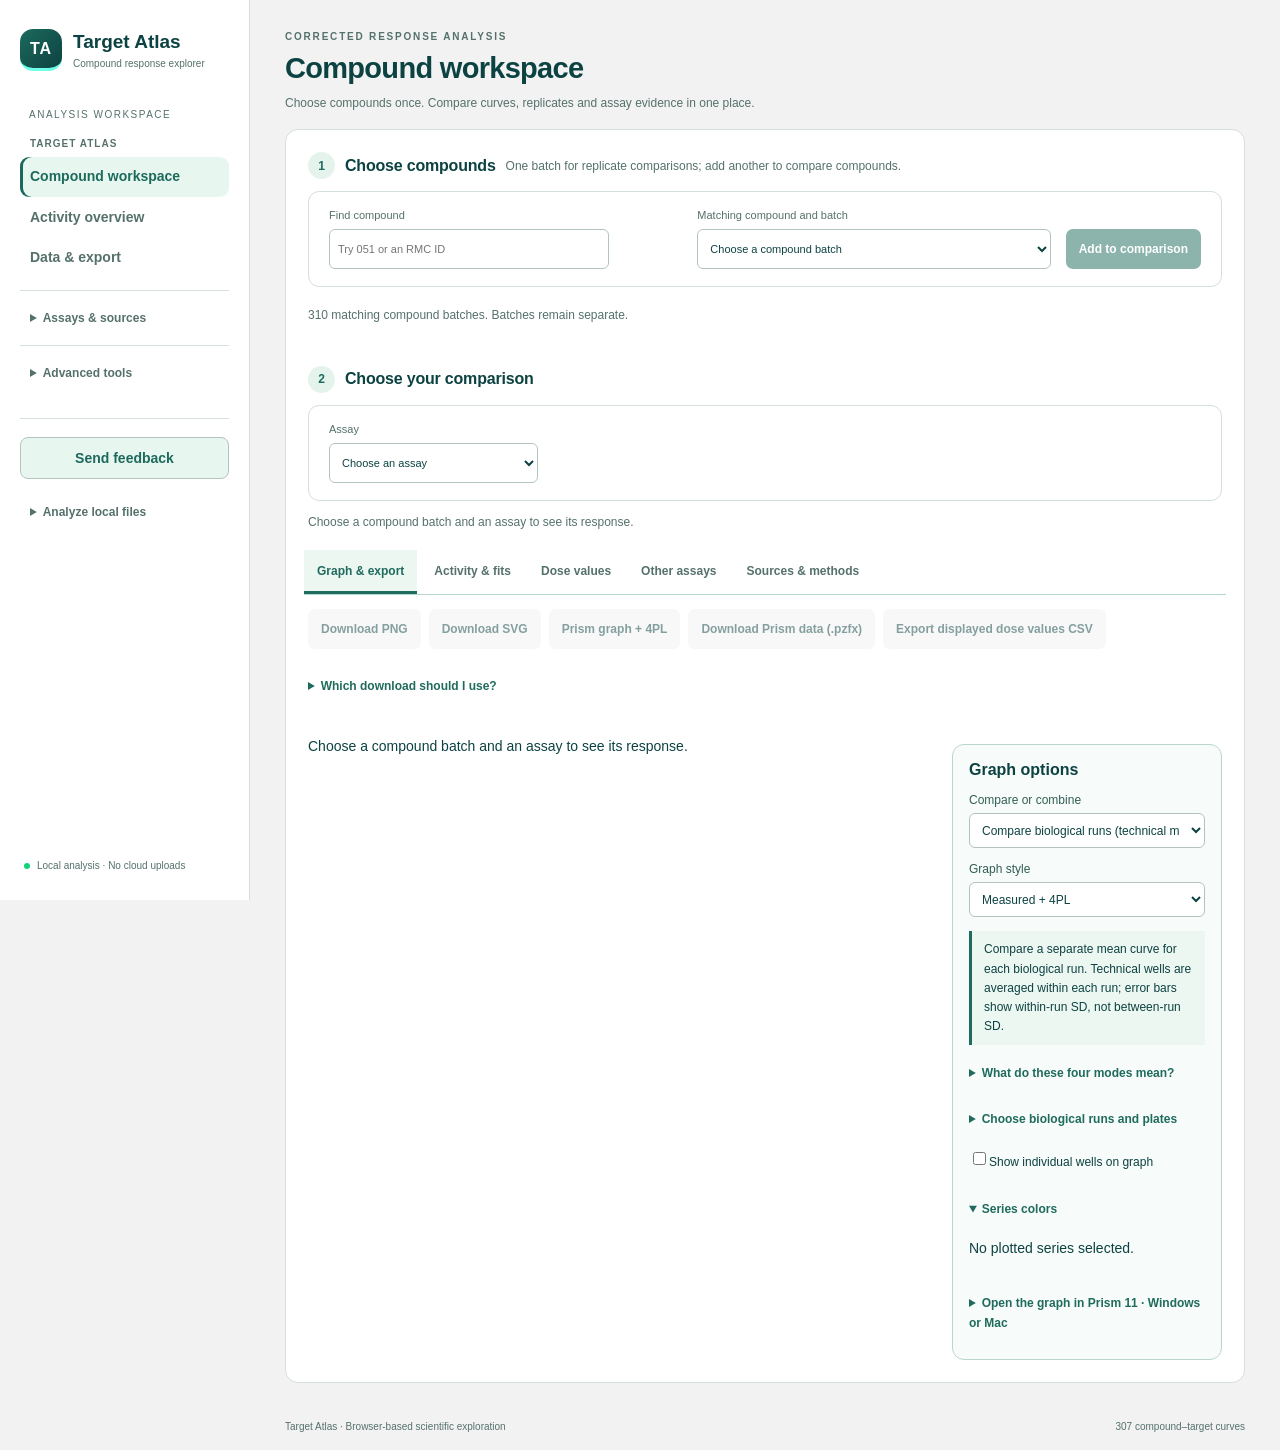
<file: index.html>
<!doctype html>
<html lang="en">
<head><meta charset="utf-8"><meta name="viewport" content="width=device-width,initial-scale=1"><title>Target Atlas</title><link rel="stylesheet" href="./style.css?v=campaign-comparison-1"><link rel="stylesheet" href="./qc-view.css?v=green-heatmap-1"><link rel="stylesheet" href="./repeat-review.css?v=layout-polish-1"><link rel="stylesheet" href="./instrument-view.css?v=rvmd-palette-1"><link rel="stylesheet" href="./cypa-view.css?v=rvmd-palette-1"><link rel="stylesheet" href="./assays-view.css?v=rvmd-palette-1"><link rel="stylesheet" href="./crosslink-view.css?v=typed-compound-1"><link rel="stylesheet" href="./compound-batches.css?v=filtered-search-1"><link rel="stylesheet" href="./batch-comparison.css?v=rvmd-palette-1"><link rel="stylesheet" href="./data-export-view.css?v=aligned-filters-1"><link rel="stylesheet" href="./data-sources.css?v=rvmd-palette-1"><link rel="stylesheet" href="./scientist-start.css?v=layout-polish-1"><link rel="stylesheet" href="./feedback.css?v=rvmd-palette-1"><link rel="stylesheet" href="./compound-graphs.css?v=axis-menus-1"><link rel="stylesheet" href="./workspace.css?v=review-clarity-1"></head>
<body>
<aside class="sidebar">
  <a href="#" class="brand"><span class="brand-mark">TA</span><span>Target Atlas<small>Compound response explorer</small></span></a>
  <a class="atlas-skip" href="#pageTitle">Go to data and results ↓</a>
  <div class="workspace-label">ANALYSIS WORKSPACE</div>
  <nav aria-label="Analysis views">
    <section class="nav-group workspace-primary"><h2>Target Atlas</h2><button class="nav-item" data-view="runComparison"><span class="nav-sequence" aria-hidden="true"></span>Compound workspace</button><button class="nav-item selected" data-view="overview"><span class="nav-sequence" aria-hidden="true"></span>Activity overview</button><button class="nav-item" data-view="dataExport"><span class="nav-sequence" aria-hidden="true"></span>Data &amp; export</button></section>
<details class="nav-tools"><summary>Assays &amp; sources</summary><button class="nav-item" data-view="assayEvidence"><span class="nav-sequence" aria-hidden="true"></span>Kd1 &amp; TR-FRET</button><button class="nav-item" data-view="crosslinking"><span class="nav-sequence" aria-hidden="true"></span>Crosslinking</button><button class="nav-item" data-view="dataSources"><span class="nav-sequence" aria-hidden="true"></span>Data sources</button></details>
<details class="nav-tools"><summary>Advanced tools</summary><button class="nav-item" data-view="curves"><span class="nav-sequence" aria-hidden="true"></span>Dose–response curves</button><button class="nav-item" data-view="compoundGraphs"><span class="nav-sequence" aria-hidden="true"></span>Compare compounds</button><button class="nav-item" data-view="batchComparison"><span class="nav-sequence" aria-hidden="true"></span>Compare batches</button><button class="nav-item" data-view="biologicalReplicates"><span class="nav-sequence" aria-hidden="true"></span>Compare replicates 1 &amp; 2</button><button class="nav-item" data-view="configurationComparison" hidden><span class="nav-sequence" aria-hidden="true"></span>Compare configurations</button><button class="nav-item" data-view="map"><span class="nav-sequence" aria-hidden="true"></span>Compound map</button><button class="nav-item" data-view="results"><span class="nav-sequence" aria-hidden="true"></span>Parameters &amp; hits</button><button class="nav-item" data-view="cypaDependency"><span class="nav-sequence" aria-hidden="true"></span>CypA inhibitor comparison</button><button class="nav-item" data-view="sourceReport"><span class="nav-sequence" aria-hidden="true"></span>Source parameter report</button><button class="nav-item" data-view="instrumentReadings"><span class="nav-sequence" aria-hidden="true"></span>Instrument readings</button><button class="nav-item" data-view="plateQC"><span class="nav-sequence" aria-hidden="true"></span>Raw plate QC</button><button class="nav-item" data-view="repeatQC"><span class="nav-sequence" aria-hidden="true"></span>Technical replicate review</button><button class="nav-item" data-view="normalizationAudit"><span class="nav-sequence" aria-hidden="true"></span>GDS normalization check</button><button class="nav-item" data-view="layoutAudit"><span class="nav-sequence" aria-hidden="true"></span>Verified plate assignments</button><button class="nav-item" data-view="methods"><span class="nav-sequence" aria-hidden="true"></span>Analysis methods</button></details>
  </nav>
  <section class="atlas-feedback-entry" aria-label="Feedback"><button id="sendAtlasFeedback" type="button">Send feedback</button></section>
  <details class="upload-tools"><summary>Analyze local files</summary><section class="upload-panel"><h2>Analyze files locally</h2><p>Choose wells and matching parameters from <strong>one biological run and one condition</strong> at a time. Do not mix runs in Excel files: missing run metadata cannot be detected automatically. Files stay in your browser and do not update the shared Atlas.</p>
    <label class="upload-box" for="files">Choose Excel or CSV files<input id="files" type="file" accept=".xlsx,.csv" multiple><span id="fileNames">.xlsx or tidy .csv</span></label>
    <button id="analyze" class="primary full">Analyze files</button>
    <details><summary>Paste a data table</summary><label class="sr-only" for="paste">CSV or tab-separated data</label><textarea id="paste" placeholder="compound,target,concentration_um,response,replicate" rows="6"></textarea><button id="analyzePaste" class="secondary full">Analyze pasted values</button></details>
    <a class="subtle-link" href="./template.csv" download>Download input template</a>
    <button id="demo" class="text-button">Reload selected Benchling ID</button>
  </section>
  </details>
  <div class="local-tag"><span></span>Local analysis · No cloud uploads</div>
</aside>
<main>
<details id="scientistStart" class="panel scientist-start" open>
  <summary><span><strong>Start with a question</strong><small>Choose a compound, an assay, a source file, or an export.</small></span></summary>
  <div class="scientist-start-grid">
    <section class="start-card"><h2>Find a compound</h2><p>Enter a base ID such as RMC-0741051, then choose its batch. Curves use the selected Benchling ID.</p><button type="button" class="secondary" data-start-view="curves" data-start-focus="globalCompoundSearch">Find compound curves</button></section>
    <section class="start-card"><h2>Browse an assay</h2><p>Choose selectivity, orientation, or Cyclin D1/CypA in the Benchling ID menu.</p><div class="start-assay-links"><button type="button" data-start-view="assayEvidence">Kd1 &amp; TR-FRET</button><button type="button" data-start-view="crosslinking">Crosslinking</button></div><button type="button" class="secondary" data-start-view="overview" data-start-focus="studySelect">Choose a Benchling ID</button></section>
    <section class="start-card"><h2>Trace a result</h2><p>See the source files and sheets, Benchling IDs, and guidance for reading each assay.</p><button type="button" class="secondary" data-start-view="dataSources">View data sources</button></section>
    <section class="start-card"><h2>Choose data to export</h2><p>Select data categories, measurements, and columns. Review the export scope before downloading.</p><button type="button" class="secondary" data-start-view="dataExport">Open data &amp; export</button></section>
  </div>
  <p class="start-context-note">Batch identifies the compound material. Plate, condition, time point, and replicate describe the experiment and remain separate.</p>
  <div class="start-sharing"><div><h2>Share this section</h2><p>The link opens this section with its Benchling ID and run settings. To share exact data selections, export Excel and include its Export details sheet.</p></div><button id="copyAtlasLink" type="button" class="secondary">Copy section link</button><p id="atlasShareStatus" class="start-share-status" role="status" aria-live="polite"></p></div>
</details><section class="panel study-select"><label for="studySelect">Benchling ID<select id="studySelect" aria-label="Benchling ID"><option value="EXP26007301">EXP26007301 · Cyclin D3 / E1 / K / CDK4</option><option value="EXP26007104">EXP26007104 · Cyclin D1 tag configurations</option><option value="EXP26003438">EXP26003438 · Cyclin D1/CypA follow-up</option></select></label><label id="selectivityReplicateField" for="selectivityReplicate" hidden>Selectivity biological replicate<select id="selectivityReplicate"><option value="1">Replicate 1 · 9 Oct 2026</option><option value="2" selected>Replicate 2 · 15 Oct 2026</option><option value="compare">Compare replicates 1 &amp; 2</option></select></label><label id="selectivityReferencePlateField" hidden>RMC-0741051 reference plate<select id="selectivityReferencePlate"><option value="1">Plate 1 · same batch -001</option><option value="2">Plate 2 · same batch -001</option></select></label><label id="d1ReplicateField" for="d1Replicate" hidden>Cyclin D1 biological replicate<select id="d1Replicate"><option value="1">Replicate 1 · 2 Sep 2026</option><option value="2">Replicate 2 · 3 Sep 2026</option><option value="compare">Compare replicates 1 &amp; 2</option></select></label><label id="d1ConditionField" for="d1Condition" hidden>CypA inhibitor condition<select id="d1Condition"><option value="A">A · No CypA inhibitor</option><option value="B" selected>B · +25 µM CypA inhibitor</option></select></label><label id="orientationReplicateField" hidden>Orientation biological replicate<select id="orientationReplicate"><option value="1">Replicate 1 · 25 Sep 2026</option><option value="2">Replicate 2 · 30 Sep 2026</option><option value="compare">Compare replicates 1 &amp; 2</option></select></label><label id="orientationModeField" hidden>Response source<select id="orientationMode"><option value="gds">Latest GDS corrected · ratio based</option><option value="ratio">Ratio normalized · independent reanalysis</option></select></label><div class="study-actions"><button id="openDataSources" type="button" class="secondary">View data sources</button><button id="compareReplicates" class="primary compare-replicates-button">Compare replicates 1 &amp; 2</button></div></section>
<section class="panel experiment-profile"><div class="eyebrow">ASSAY CONTEXT</div><h2 id="experimentTitle"></h2><p id="experimentDescription"></p><p><strong>Benchling ID:</strong> <span id="experimentId"></span></p><div id="studyContext"></div><p id="studyLinks"></p><details><summary>Edit assay details</summary><form id="profileForm"><label>Assay title<input id="profileTitle" required></label><label>Description<textarea id="profileDescription" rows="2"></textarea></label><label>Benchling ID<input id="profileId"></label><label>Benchling link (optional)<input id="profileBenchling" placeholder="Not entered"></label><button class="secondary" type="submit">Save details in this browser</button><p class="section-note">Update these details when loading another assay. Local edits are not published to colleagues.</p></form></details></section>
  <header class="page-header"><div><div class="eyebrow">CORRECTED RESPONSE ANALYSIS</div><h1 id="pageTitle">Activity overview</h1><p id="datasetLabel">Loading the selected Benchling ID…</p></div><div class="activity-controls"><div class="threshold-field"><label for="threshold">Active when Cmax &gt;</label><input id="threshold" type="number" value="120" step="1"><select id="cmaxPreset" aria-label="Cmax preset"><option value="100">100</option><option value="110">110</option><option value="120" selected>120</option><option value="130">130</option><option value="150">150</option><option value="custom">Custom</option></select><span>Strict cutoff · unrounded values</span></div><label class="ec50-field" for="ec50Range">Reported EC50 range<select id="ec50Range"><option value="all">All ranges (Cmax only)</option><option value="le1">≤1 µM</option><option value="one3">&gt;1–3 µM</option><option value="three10">&gt;3–10 µM</option><option value="gt10">&gt;10 µM</option></select></label></div></header>
  <form id="globalCompoundForm" class="panel global-compound-search" role="search" aria-label="Find a compound across analysis views"><label for="globalCompoundSearch">Find a compound<input id="globalCompoundSearch" type="search" placeholder="Type a full or partial RMC ID" autocomplete="off"></label><datalist id="compoundNames"></datalist><button class="primary" type="submit">Open curves</button><button id="globalCompareBatches" class="secondary" type="button">Compare batches</button><button id="globalCompareCompound" class="secondary" type="button">Compare replicates 1 &amp; 2</button><p id="globalCompoundStatus" class="section-note" role="status" aria-live="polite">Search by full ID or part of the number. Choose a suggestion to distinguish batches.</p></form>
  <div id="status" class="status" role="status" aria-live="polite" hidden></div>
  <div id="orientationNotice" hidden></div><div id="selectivityIdentityNotice" class="assay-notice" hidden></div><div id="basisNote" class="basis-note"></div><p id="filterNote" class="filter-note" role="status" aria-live="polite"></p>
  <section id="overview" class="view">
    <label class="check reference-toggle" id="referenceToggle"><input id="includeReference" type="checkbox">Include positive reference in activity summaries</label><p id="referenceNote" class="section-note"></p><div id="metrics" class="metrics"></div><div id="sourceSummary"></div>
    <div class="two-col"><section class="panel"><div class="panel-heading"><div><h2 id="rankingTitle">Which target has the most hits?</h2><p>Active compounds / compounds tested per target</p></div><button class="export-svg" data-plot="ranking" aria-label="Export target ranking as SVG">Export SVG</button></div><div id="ranking" class="plot"></div></section>
    <section class="panel"><div class="panel-heading"><div><h2>Activity overlap</h2><p>Exact combinations of active targets</p></div><button class="export-svg" data-plot="overlap" aria-label="Export activity overlap as SVG">Export SVG</button></div><div id="overlap" class="plot"></div></section></div>
    <section class="panel overview-leader-panel"><div class="panel-heading"><div><h2>Compounds with the highest response and reported potency</h2><p>Lower EC50 indicates stronger potency. Bound values such as &gt;10 µM are excluded from exact EC50 rankings. All tied leaders are shown; QC flags remain visible.</p></div><label>Ranking scope<select id="overviewLeaderScope"><option value="all">All included compounds</option><option value="active">Meets selected activity criteria</option></select></label></div><p id="overviewLeaderContext" class="section-note"></p><div id="overviewLeaders" class="table-scroll"></div><p class="section-note">Each summary uses the selected biological replicate, condition and response source separately. Cmax rankings are separated by measurement basis when definitions differ. These are descriptive rankings, not tests of biological significance.</p></section>
    <section class="panel potency-panel"><div class="panel-heading"><div><h2>Compound counts by EC50 range</h2><p>Click a count to see and search its compounds. Each batch–target pair is counted once. Both tables use the Cmax cutoff above, with their own measurement basis; the reported EC50 filter does not restrict these tables.</p><p class="potency-scroll-hint">Swipe tables sideways to see all ranges and result columns.</p></div></div><h3>GDS-reported EC50</h3><p id="potencyGdsContext" class="section-note"></p><div id="potencySummary" class="table-scroll"></div><h3 class="potency-refit-heading">Independent-fit EC50</h3><p id="potencyRefitContext" class="section-note"></p><div id="potencyRefitSummary" class="table-scroll"></div><details class="potency-explanation"><summary>What is an independent fit?</summary><p>A separate 4-parameter dose–response fit calculated from the measured well responses. It estimates the concentration halfway between its fitted lower and upper response levels. These are existing atlas estimates, not new measurements. They can differ from GDS because fitting settings and response processing differ. The atlas fit uses free lower and upper response levels and a Hill slope constrained to 0.1–5. Its EC50 search can extend beyond the tested concentrations.</p><p>Flagged fits remain in the counts and carry warnings in the lists and exports. Check the curve before interpreting them: an estimate outside the tested range or from a poorly constrained curve is uncertain. GDS qualifiers and source QC remain separate; a bound is assigned only when its entire allowed range fits a single band.</p></details><section id="overviewCompoundList" class="overview-compound-list" aria-labelledby="overviewListHeading" hidden><div class="panel-heading"><h3 id="overviewListHeading" tabindex="-1"></h3><button id="closeOverviewList" type="button" class="secondary">Close compound list</button></div><p id="overviewListContext" class="section-note"></p><div class="toolbar"><label>Find compound<input id="overviewListSearch" type="search" placeholder="Full or partial RMC ID" autocomplete="off"></label><button id="compareD1Campaign" type="button" class="secondary" hidden aria-expanded="false" aria-controls="campaignComparison">Compare with Cyclin D1/CypA</button><button id="graphOverviewList" type="button" class="primary">Graph these compounds</button><button id="exportOverviewList" type="button" class="secondary">Export visible compounds CSV</button></div><p id="overviewListCount" class="section-note" role="status" aria-live="polite"></p><section id="campaignComparison" hidden aria-labelledby="campaignComparisonHeading"><h3 id="campaignComparisonHeading" tabindex="-1">Compare with Cyclin D1/CypA</h3><p class="section-note">Cyclin D1/CypA · Benchling ID EXP26003438 · GDS-reported Cmax and EC50 · No CypA inhibitor. Biological replicate and run date are not identified in this source report.</p><p class="section-note">Exact compound-and-batch matches only. EC50 bounds and QC are retained. Cmax depends on the assay context; these results alone do not establish selectivity. The comparison follows the list and search above.</p><button id="exportCampaignComparison" type="button" class="secondary" disabled>Export visible comparison CSV</button><p id="campaignComparisonCount" class="section-note" role="status"></p><p class="potency-scroll-hint">Swipe sideways to compare both campaigns and see source details.</p><div id="campaignComparisonTable" class="table-scroll" tabindex="0" role="region" aria-label="GDS cross-campaign comparison"></div></section><div id="overviewListTable" class="table-scroll"></div></section></section>
    <section class="panel heat-panel"><div class="panel-heading"><div><h2 id="heatTitle">Compound × target activity map</h2><p>Click a cell to inspect its dose–response curve.</p></div><div class="compact-controls"><label>Find compound<input id="heatSearch" type="search" placeholder="Full or partial RMC ID" autocomplete="off"></label><button id="clearHeatSearch" class="secondary" type="button">Show all</button><label>Order<select id="heatOrder"><option value="activity">Active target count</option><option value="cluster">Clustered response profiles</option><option value="name">Compound name</option></select></label><label>Display<select id="heatMode"><option value="cmax">Cmax values</option><option value="binary">Meets selected criteria</option><option value="ec50">Reported EC50 ranges</option></select></label></div></div><div id="heatLegend" class="heat-legend"></div><p id="heatSearchCount" class="section-note" role="status" aria-live="polite"></p><div id="heatmap" class="table-scroll"></div></section>
  </section>
  <section id="runComparison" class="view" hidden></section><section id="compoundGraphs" class="view" hidden></section>
  <section id="curves" class="view" hidden>
    <div class="toolbar"><label>Find compound<input id="compoundSearch" type="search" list="compoundNames" placeholder="Type an RMC ID" autocomplete="off" aria-label="Type a compound RMC ID"></label><label>Compound<select id="compound"></select></label><label class="compound-batch-field">Batch<select id="compoundBatch" aria-label="Curve compound batch"></select></label><label class="check"><input id="sharedScale" type="checkbox" checked>Shared response scale</label><label class="check"><input id="showWells" type="checkbox" checked>Show individual wells</label><label class="check"><input id="residuals" type="checkbox">Show residuals</label><button id="previousCompound" class="secondary" aria-label="Previous compound">Previous</button><button id="nextCompound" class="secondary" aria-label="Next compound">Next</button><button id="compareCompoundGraphs" class="primary" type="button">Compare compounds on a graph</button><button id="compareCompoundBatches" class="secondary" type="button">Compare this compound’s batches</button><button id="compareCompoundReplicates" class="primary">Compare this compound · replicates 1 &amp; 2</button><button id="pdfSelected" class="secondary">Print / save compound PDF</button><button id="pdfAll" class="secondary">Print / save all curves PDF</button></div>
    <p id="curveSummary" class="section-note"></p><div id="curveSourcePotency"></div><div id="curveGrid" class="curve-grid"></div>
    <div class="legend"><span><i class="legend-line"></i>Dose means ± SD</span><span><i class="legend-line dashed"></i>Independent 4PL</span><span>○ Individual wells</span><span><i class="legend-line cutoff"></i>Activity cutoff</span></div><div id="curveAssays"></div><div id="curveCrosslink"></div>
  </section>
  <section id="map" class="view" hidden>
    <div class="two-col map-layout"><section class="panel"><div class="panel-heading"><div><h2 id="mapTitle">Compound response similarity</h2><p id="mapDescription">PCA of standardized Cmax profiles. Nearby points have similar measured responses.</p></div><button class="export-svg" data-plot="pca">Export SVG</button></div><div id="pca" class="plot"></div><div id="mapLegend" class="legend"></div><p id="pcaNote" class="section-note"></p></section>
    <section class="panel profile-panel"><h2 id="fingerprintTitle">Response fingerprint</h2><label class="stacked-label" for="mapCompoundSearch">Find compound<input id="mapCompoundSearch" type="search" list="compoundNames" placeholder="Full or partial RMC ID" autocomplete="off"></label><p id="mapCompoundSearchStatus" class="section-note" role="status" aria-live="polite"></p><label class="stacked-label">Selected compound<select id="mapCompound"></select></label><label class="stacked-label compound-batch-field">Batch<select id="mapCompoundBatch" aria-label="Map compound batch"></select></label><div id="fingerprint" class="plot"></div><button id="mapToCurves" class="secondary full">Inspect dose–response curves</button><p id="mapProfileDescription" class="section-note">Point colors identify the highest-response target. This map describes assay profiles, not chemical structures or mechanisms.</p></section></div>
    <section class="panel"><div class="panel-heading"><div><h2 id="correlationTitle">Target profile relationships</h2><p>Spearman correlation of compound Cmax ranks across targets</p></div></div><div id="correlation" class="table-scroll"></div><p class="section-note">Descriptive correlations only. Shared activity does not demonstrate a shared mechanism.</p></section>
  </section>
  <section id="dataSources" class="view" hidden></section><section id="dataExport" class="view" hidden></section>
  <section id="results" class="view" hidden>
    <div class="toolbar"><label>Search compound<input id="search" type="search" placeholder="RMC-…"></label><label>Target<select id="targetFilter"><option value="">All targets</option></select></label><label>Source classification<select id="sourceMode"><option value="">All source classifications</option></select></label><label class="check"><input id="activeOnly" type="checkbox">Active only</label><button id="openDataExport" type="button" class="primary">Choose data &amp; export Excel / PDF</button><button id="exportVisibleResults" type="button" class="secondary">Export displayed table CSV</button><button id="exportResults" class="secondary">Export all parameters CSV</button><button id="exportActive" class="primary">Export active compounds CSV</button></div><p id="resultCount" class="section-note"></p><div id="resultsTable" class="table-scroll result-table"></div>
  </section>
  <section id="plateQC" class="view" hidden></section><section id="repeatQC" class="view" hidden><div id="repeatReview"></div></section>
  <section id="batchComparison" class="view" hidden></section><section id="configurationComparison" class="view" hidden></section><section id="biologicalReplicates" class="view" hidden></section><section id="assayEvidence" class="view" hidden></section><section id="crosslinking" class="view" hidden></section><section id="cypaDependency" class="view" hidden></section><section id="instrumentReadings" class="view" hidden></section><section id="sourceReport" class="view" hidden></section><section id="normalizationAudit" class="view" hidden></section><section id="layoutAudit" class="view" hidden></section><section id="methods" class="view" hidden><div class="methods-layout"><section class="panel"><h2>How the analysis works</h2>
    <dl><dt>Corrected input</dt><dd>The analyzer format uses the QC Layer “Corrected” column. For tidy CSV, response values are used exactly as entered. All concentrations are in µM. Files are parsed locally without executing workbook instructions.</dd>
    <dt>Activity definition</dt><dd>Cmax strictly above the adjustable cutoff is active. When available, the matching parameter export’s “Activity (cmax)” is used. With corrected wells only, Cmax is the maximum observed dose mean and is labeled accordingly. These definitions can produce different hit lists.</dd>
    <dt>EC50 ranges and combined criteria</dt><dd>The ranges are ≤1, &gt;1 to ≤3, &gt;3 to ≤10, and &gt;10 µM. Choosing one range requires both Cmax above the cutoff and a reported EC50 assignable to that range. “All ranges” uses Cmax alone. Independent refits are not substituted for missing reported EC50. Qualified values are assigned only if their full allowed interval fits a single range: &gt;10 µM is in the &gt;10 range, whereas &gt;3 µM is unresolved. Missing and unresolved values remain distinct. Values within 1 × 10⁻⁷ relative of 1, 3 or 10 are treated as that boundary to accommodate float32 M-to-µM conversion noise; source values in exports are preserved.</dd>
    <dt>Reported parameters</dt><dd>Reported qAC50 values are converted from M to µM. Qualifiers such as “&gt;” are retained. Reported Sinf, S0, R², Valid and QC issues are kept separate from independent refits.</dd>
    <dt>Independent 4PL fit</dt><dd>Unweighted least squares on individual positive-dose wells. The baseline, high-dose plateau, EC50 and Hill slope are estimated. Increasing and decreasing curves are supported. Hill is bounded to 0.1–5; the EC50 search extends two log units beyond the tested doses. These fits do not reproduce the analyzer’s custom constraints.</dd>
    <dt>Model equation</dt><dd><code>y = S0 + (Sinf − S0) / [1 + (EC50 / x)^Hill]</code><br>The EC50 is the midpoint between fitted plateaus, not necessarily the concentration at which the response equals 50 or 120.</dd>
    <dt>Fit limitations</dt><dd>Flags identify out-of-range EC50, R² below 0.70, a slope at its bound, amplitude below 20 response units, extreme plateau extrapolation and non-monotonic dose means. Flags do not remove doses or override your Cmax activity rule.</dd>
    <dt>Replicates and exclusions</dt><dd>Masked or ignored wells are excluded. Zero-dose observations are shown in the dose table but excluded from log-axis fitting. SD reflects variation between wells at each dose; it is not a confidence interval or proof of biological reproducibility.</dd>
    <dt>Raw plate and replicate QC</dt><dd>Raw CV is 100 × sample SD / mean, calculated separately for each exported channel, only with at least two valid measurements and a positive mean. DMSO controls use source-assigned wells in column 22; inhibitory controls use column 23 (without HaloTag per experiment setup). Sample pairs must match compound, target, dose, plate and physical layout. Raw CV and corrected response gaps are distinct measures. Adjustable review flags and plate patterns are descriptive; they do not exclude wells or establish assay acceptance. Two technical wells do not establish biological reproducibility.</dd><dt>PCA compound map</dt><dd>Complete Cmax profiles are standardized separately for each target and decomposed by SVD. Axis labels show variance explained. Compounds with missing target values are excluded from PCA, with the excluded count displayed. Arrows show target loading directions, scaled for display.</dd>
    <dt>Heatmap clustering</dt><dd>Average-linkage hierarchical clustering using Euclidean distances between standardized Cmax profiles. The ordering highlights similar assay profiles; it does not discover chemical scaffolds.</dd>
    <dt>Activity overlap</dt><dd>Compounds are grouped by their exact set of active targets, including a “None” group. Each compound is counted once in the overlap view.</dd>
    <dt>Spearman relationships</dt><dd>Pairwise Spearman rank correlations use compounds tested on both targets. Ties receive average ranks. The pairwise sample size is shown; no p-values or causal interpretations are assigned.</dd>
    <dt>Scope</dt><dd>This is an exploratory browser application, not a validated replacement for Prism. The included Cyclin D1/CypA experiment has two biological replicates (folders 20260902 and 20260904); each is analyzed separately, and each has matched no-inhibitor and +25 µM CypA-inhibitor curves. This is descriptive with n=2: no biological significance tests or confidence intervals are supplied. Use an agreed statistical design and additional biological replicates for inferential comparisons. The selectivity experiment EXP26007301 also retains two separate biological runs (9 Oct and 15 Oct 2026), each with technical duplicates. Select a run for raw QC and individual results, or use Biological replicates for overlays and observed peak comparisons. No biological significance tests are performed.</dd></dl>
    <p><a href="https://www.graphpad.com/support/faq/will-prism-do-a-three-parameter-or-four-parameter-logistic-fit-to-my-data/" target="_blank" rel="noreferrer">GraphPad: four-parameter dose–response models</a> · <a href="https://scikit-learn.org/stable/modules/decomposition.html#pca" target="_blank" rel="noreferrer">PCA reference</a></p>
    </section><section class="panel"><h2>Current Benchling ID</h2><div id="experimentDetails"></div><h3>Upload formats</h3><p>Use the well-level and optional parameter-level analyzer exports from the same experiment. Upload one biological run at a time. Included biological runs can be compared in their dedicated views and are not pooled as technical wells.</p><p>Tidy input columns:</p><pre>compound,target,concentration_um,response,replicate</pre><p>One well per row. Optional columns: masked, ignored. Paste CSV or a table copied from Excel with these headers.</p><p>Uploaded values are parsed and analyzed inside your browser, with no data upload to a server. Reloading clears the analysis; export results you want to retain. Compound labels use the base RMC identifier with a separate Compound Management batch. Complete batch identifiers and original source labels are retained for data identity and export.</p></section></div></section>
  <footer>Target Atlas · Browser-based scientific exploration <span id="footerStats"></span></footer>
</main>
<div id="tooltip" class="tooltip" role="tooltip" hidden></div>
<script src="./graph-format.js?v=prism-axes-1"></script><script src="./parse.js?v=redteam-1"></script><script src="./client.js?v=redteam-1"></script><script src="./potency.js?v=rep2-gds-parameters-1"></script><script src="./overview-details.js?v=benchling-id-1"></script><script src="./exports.js?v=benchling-id-1"></script><script src="./plate-qc.js?v=rep2-gds-parameters-1"></script><script src="./qc-view.js?v=green-heatmap-1"></script><script src="./repeat-review.js?v=layout-polish-1"></script><script src="./instrument-view.js?v=rvmd-palette-1"></script><script src="./assays-view.js?v=compound-management-1"></script><script src="./cypa-view.js?v=review-clarity-1"></script><script src="./normalization-view.js?v=rep2-gds-parameters-1"></script><script src="./selectivity-view.js?v=biological-graphs-1"></script><script src="./orientation-mapping.js?v=orientation-ratio-config-2"></script><script src="./orientation-view.js?v=prism-guidelines-1"></script><script src="./crosslink-hits.js?v=compound-management-1"></script><script src="./crosslink-compare.js?v=rvmd-palette-1"></script><script src="./crosslink-view.js?v=workspace-1"></script><script src="./engine.js?v=redteam-1"></script><script src="./selectivity-identity.js?v=same-batch-1"></script><script src="./compound-batches.js?v=compound-management-1"></script><script src="./data-catalog.js?v=benchling-id-1"></script><script src="./data-export-view.js?v=benchling-id-1"></script><script src="./data-sources.js?v=benchling-id-1"></script><script src="./batch-comparison.js?v=compound-management-2"></script><script src="./compound-graphs.js?v=redteam-1"></script><script src="./classification-counts.js?v=classification-list-1"></script><script src="./campaign-comparison.js?v=campaign-comparison-1"></script><script src="./prism-export.js?v=column-guide-1"></script><script src="./prism-native.js?v=review-clarity-1"></script><script src="./graph-options.js?v=review-clarity-1"></script><script src="./run-comparison.js?v=review-clarity-1"></script><script src="./biological-graphs.js?v=prism-guidelines-1"></script><script src="./app.js?v=redteam-1"></script>
<script src="./scientist-start.js?v=workspace-1"></script>
<script src="./feedback-config.js?v=feedback-1"></script>
<script src="./feedback.js?v=benchling-id-1"></script>
</body></html>
</file>
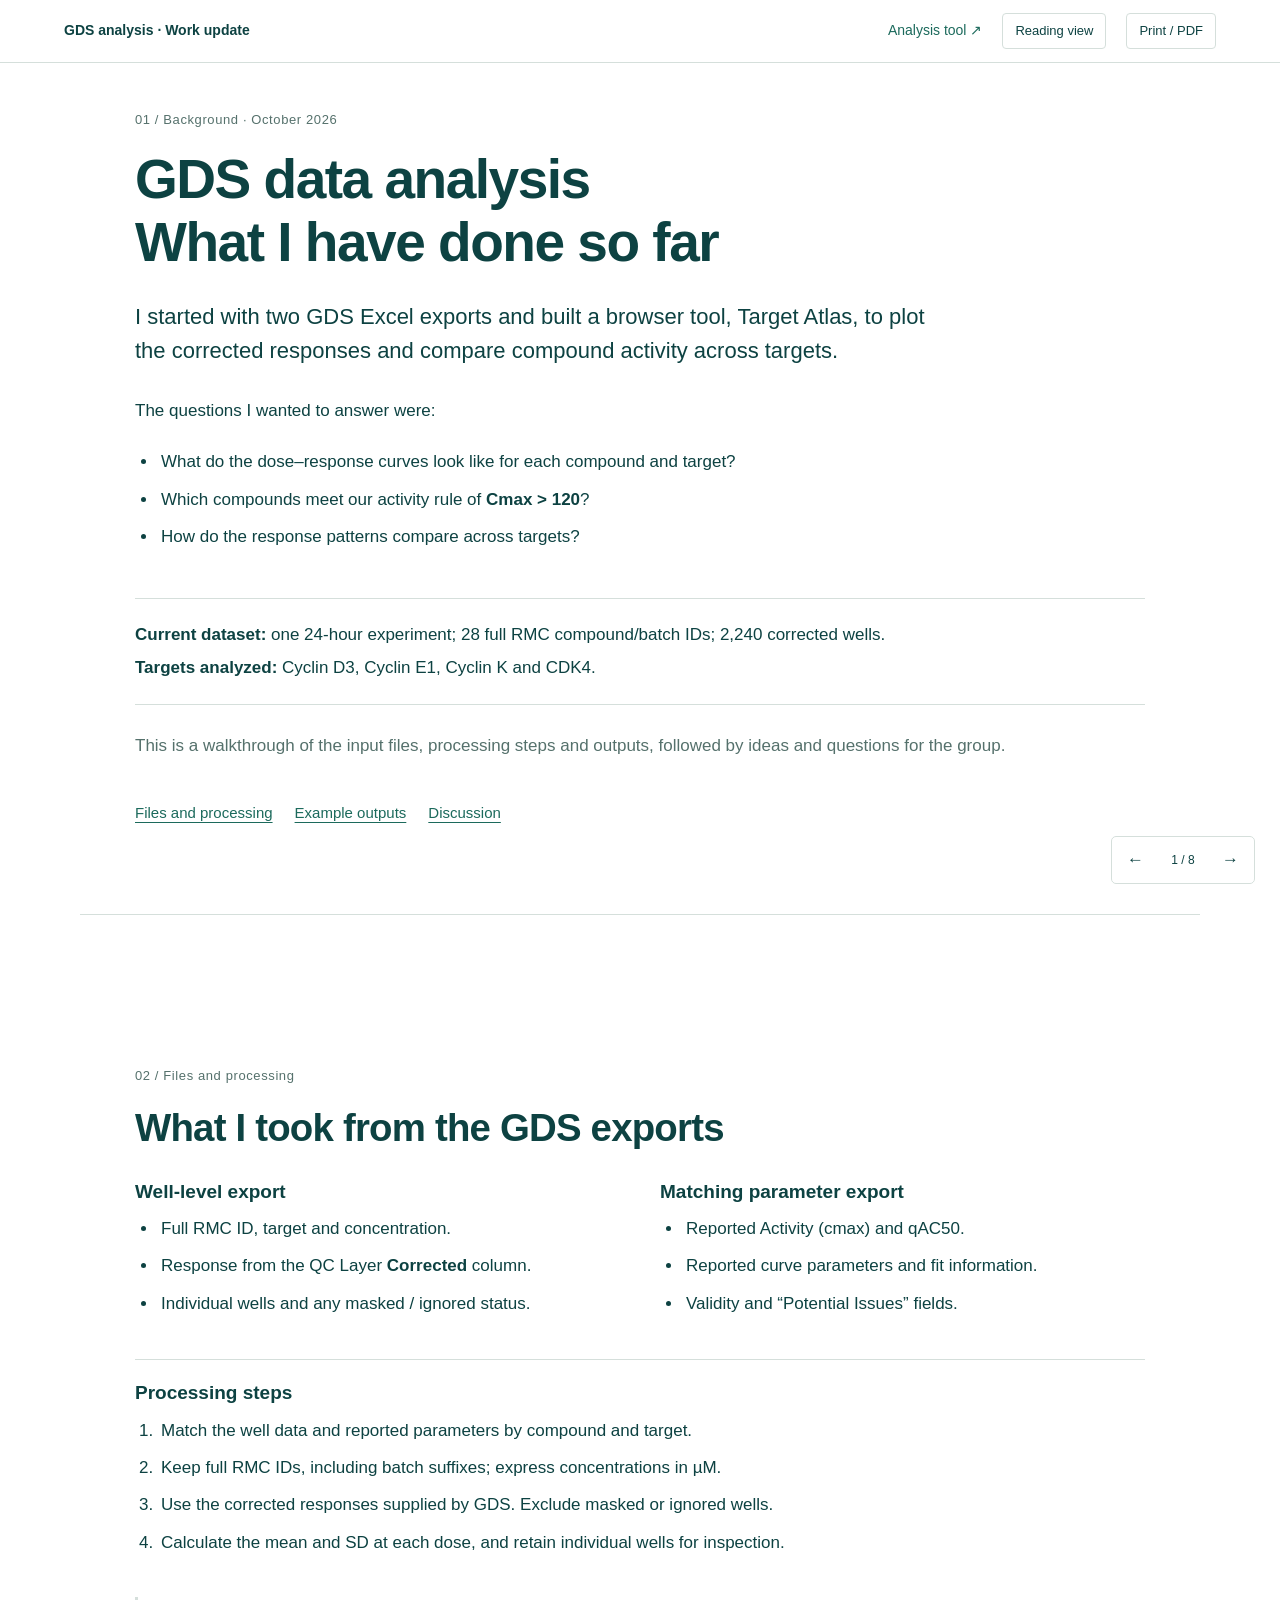
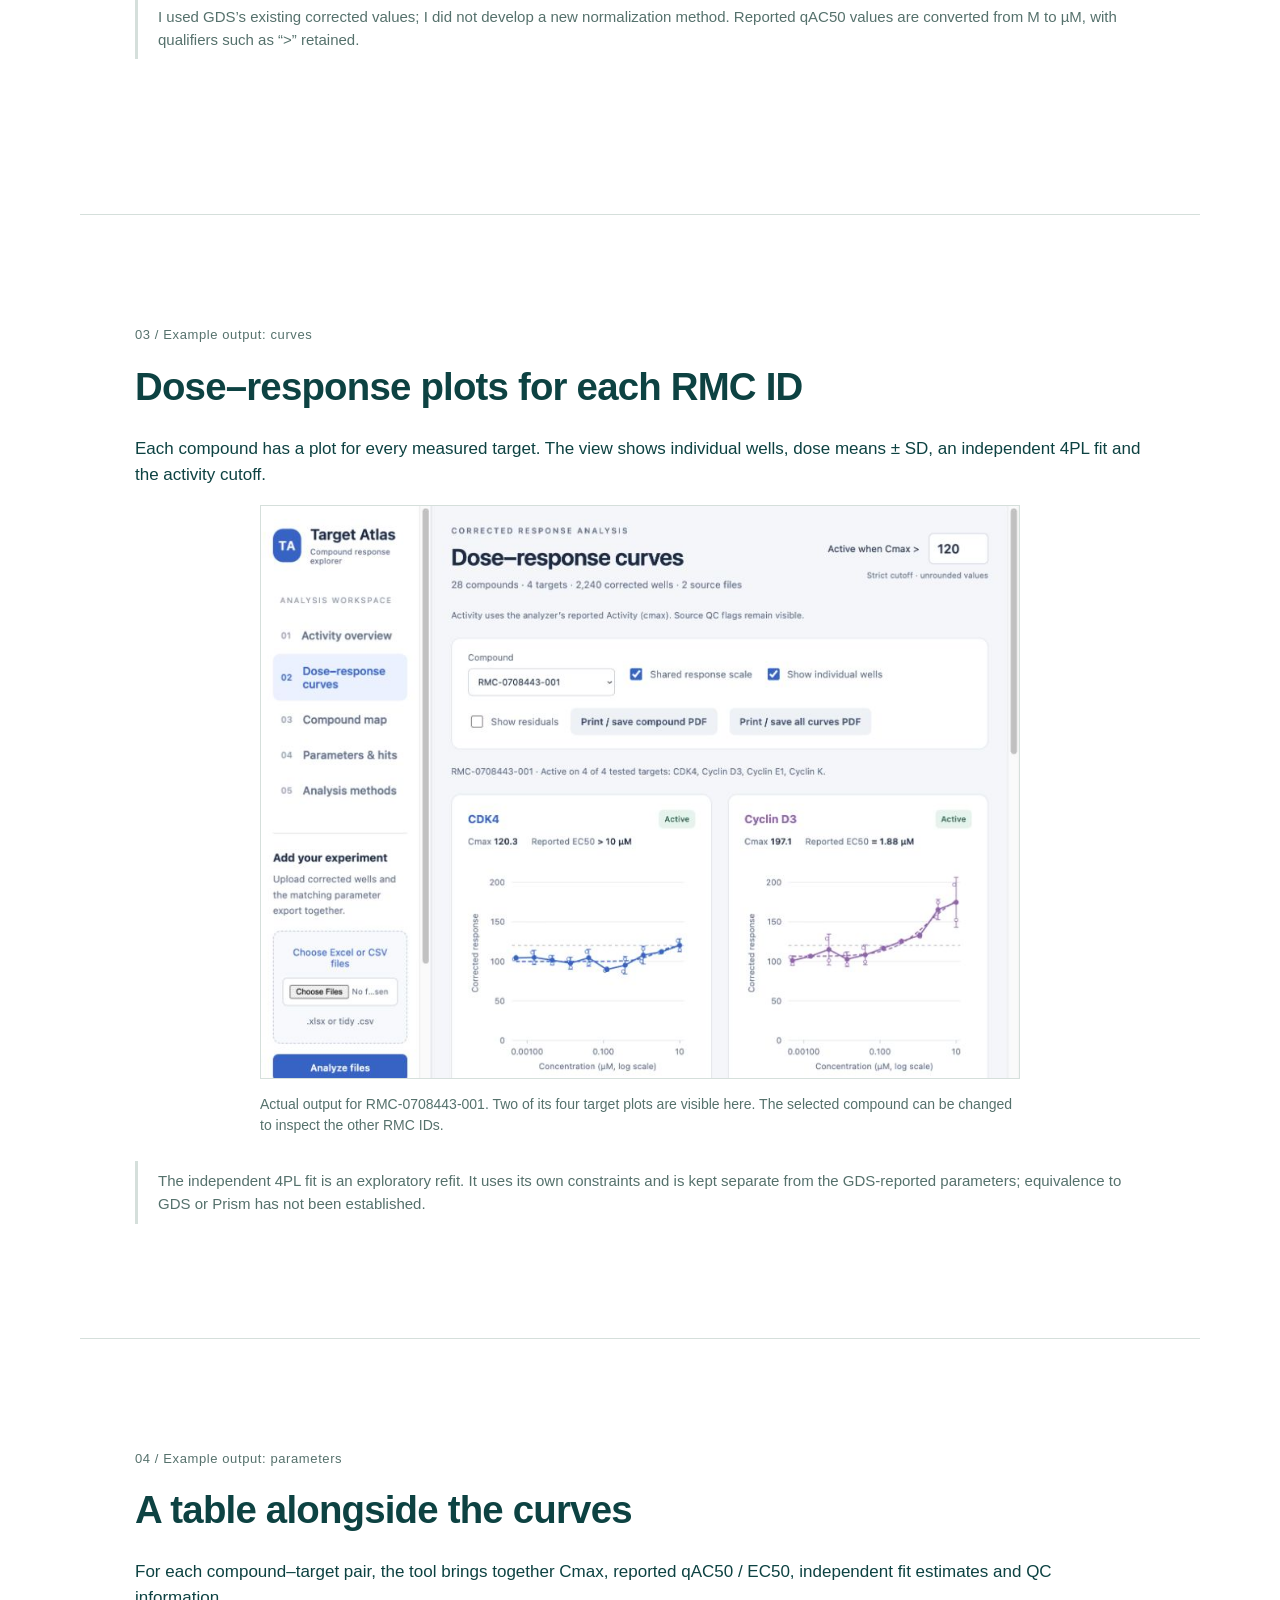
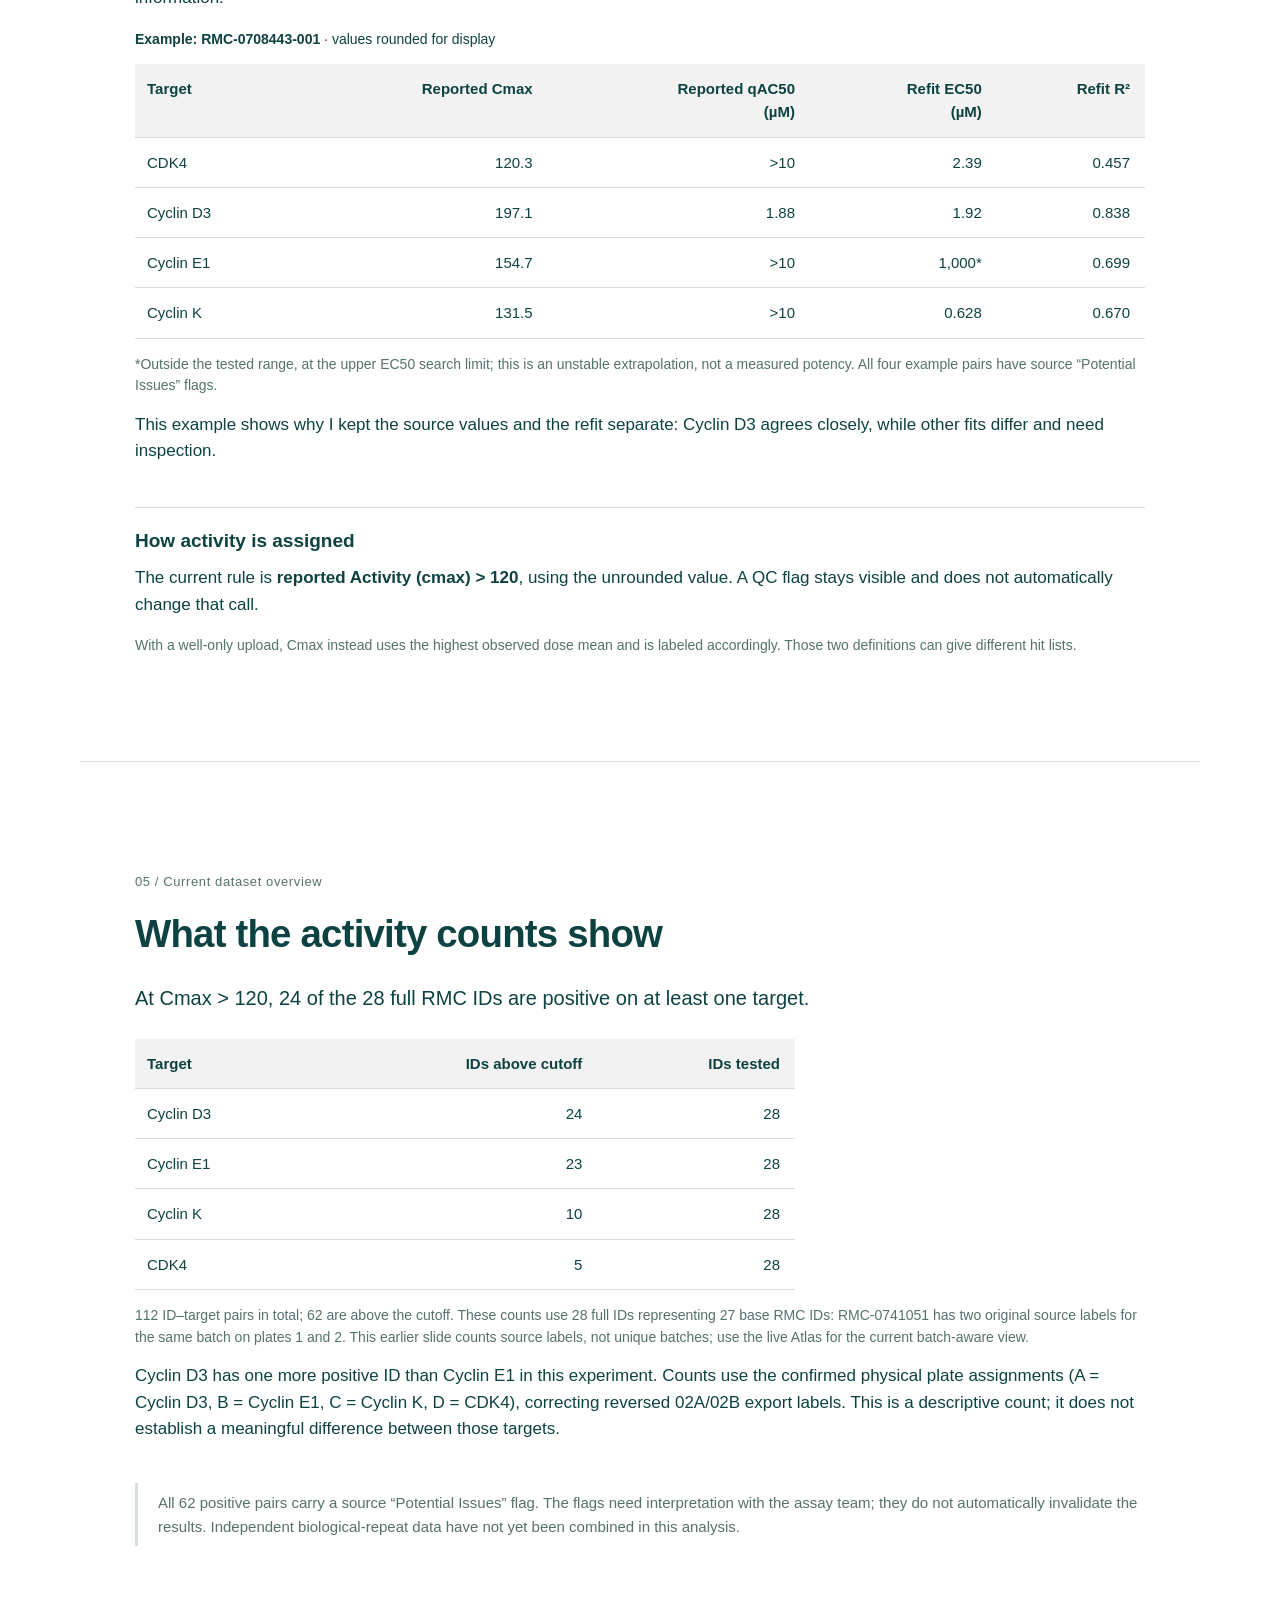
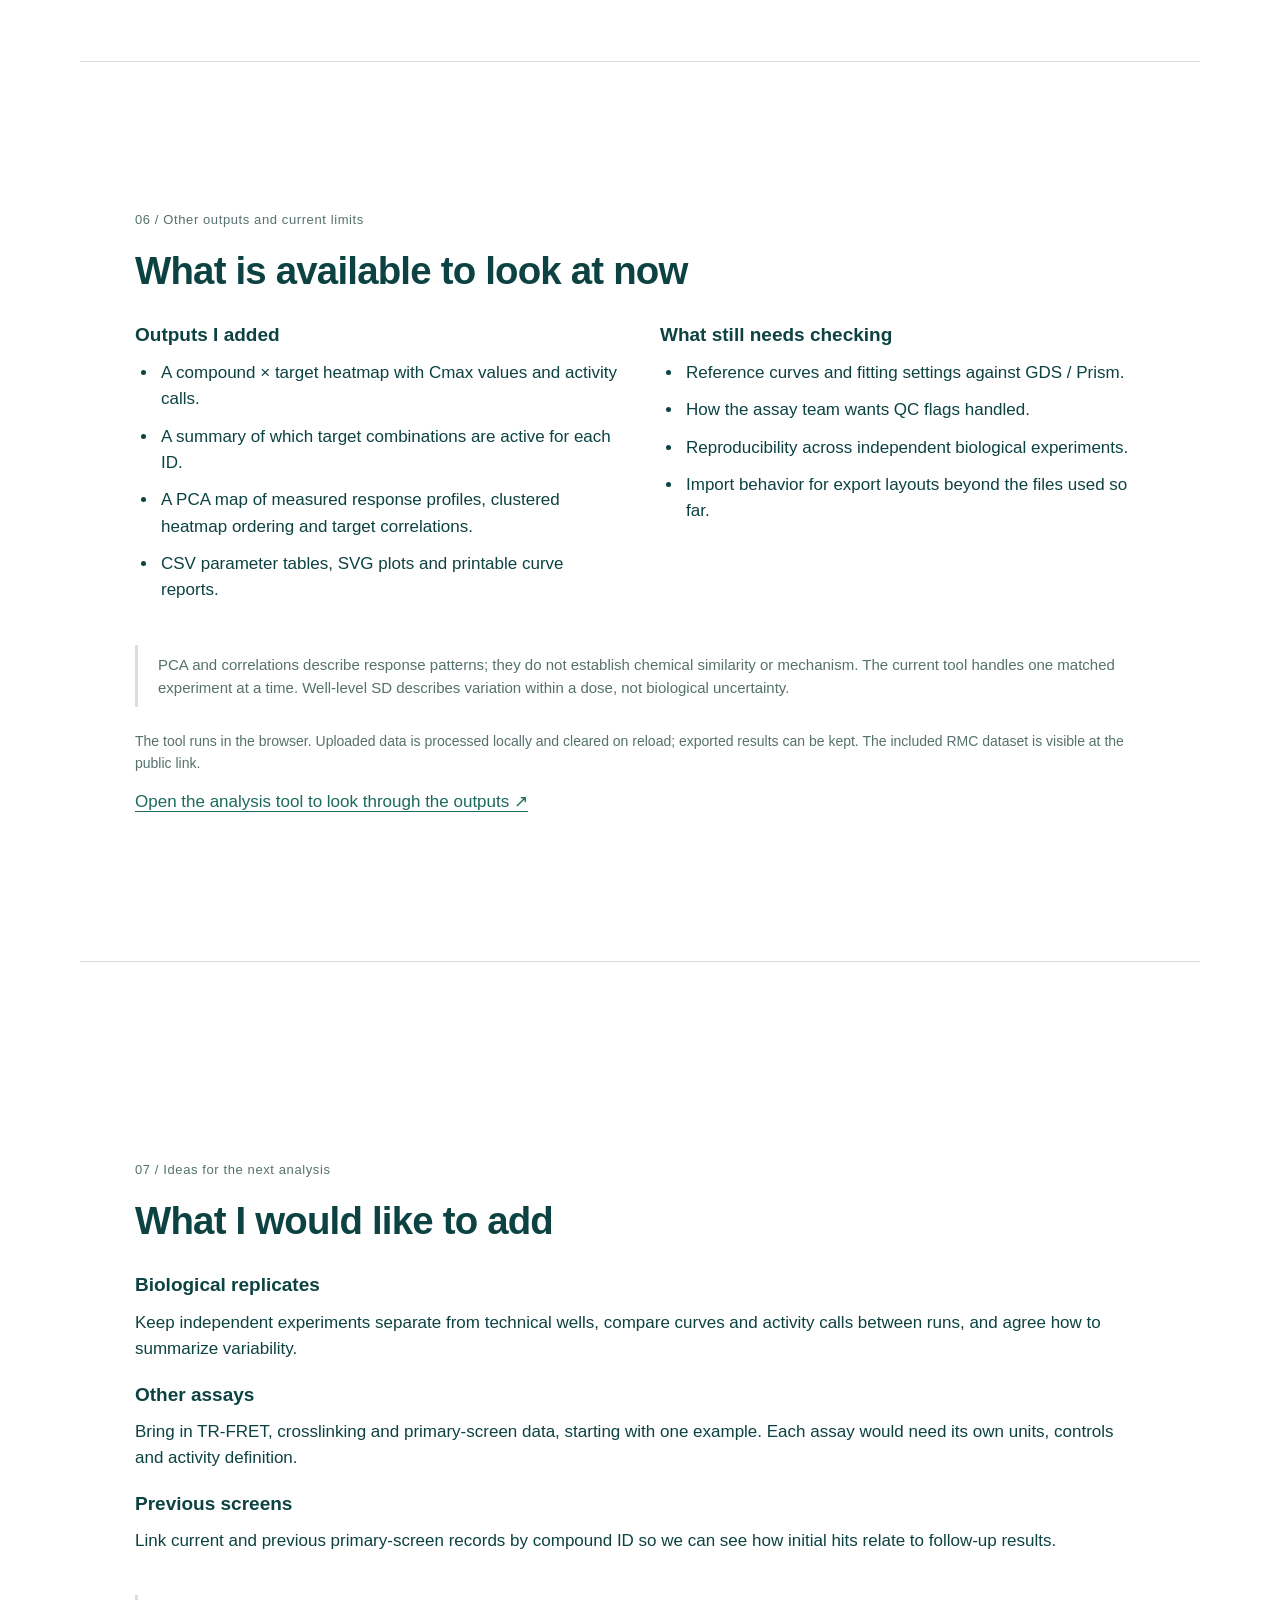
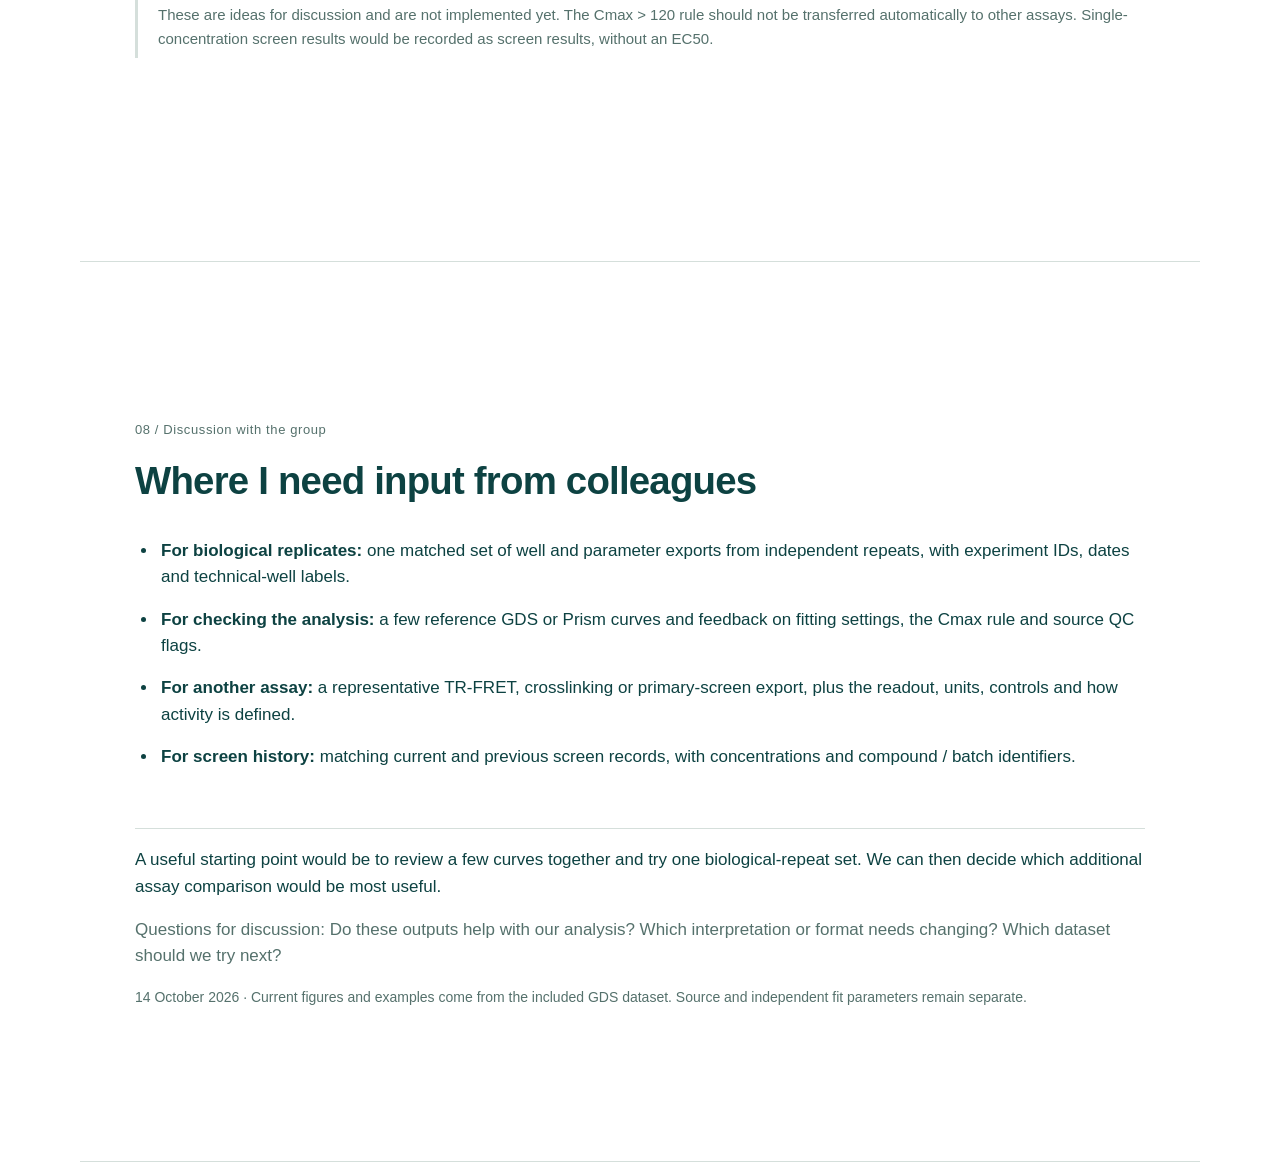
<file: presentation.html>
<!doctype html>
<html lang="en"><head><meta charset="utf-8"><meta name="viewport" content="width=device-width,initial-scale=1"><meta name="description" content="GDS data analysis: work completed, example outputs and points for discussion with colleagues."><title>GDS data analysis — Work completed so far</title>
<style>
:root{--ink:#0d4242;--muted:#55716c;--line:#d5dfdb;--accent:#1c6a5c;--paper:#fff;--soft:#f2f2f2}*{box-sizing:border-box}html{scroll-padding-top:75px}body{margin:0;background:var(--paper);color:var(--ink);font:17px/1.55 -apple-system,BlinkMacSystemFont,"Segoe UI",sans-serif}a{color:var(--accent);text-underline-offset:4px}button{font:inherit;cursor:pointer;color:var(--ink);background:white;border:1px solid var(--line);border-radius:4px;padding:7px 12px}button:hover{background:var(--soft)}a:focus-visible,button:focus-visible{outline:3px solid #6487a0;outline-offset:3px}.top{position:fixed;inset:0 0 auto;display:flex;justify-content:space-between;align-items:center;gap:16px;padding:13px 5vw;border-bottom:1px solid var(--line);background:white;z-index:10}.top a{text-decoration:none;font-size:14px}.top nav{display:flex;align-items:center;gap:20px}.top button{font-size:13px}.brand{font-weight:600;color:var(--ink)}main{max-width:1120px;margin:auto}.slide{min-height:100svh;padding:110px 55px 90px;border-bottom:1px solid var(--line);display:flex;flex-direction:column;justify-content:center;scroll-margin-top:0}.section-number{font-size:13px;color:var(--muted);margin:0 0 18px;letter-spacing:.6px}h1,h2,h3,p{margin-top:0}h1{font-size:clamp(35px,4.3vw,58px);line-height:1.15;letter-spacing:-1.5px;font-weight:600;margin-bottom:25px}h2{font-size:clamp(29px,3vw,39px);line-height:1.2;letter-spacing:-.8px;font-weight:600;margin-bottom:26px}h3{font-size:19px;font-weight:600;margin-bottom:10px}.intro{font-size:22px;max-width:820px;margin-bottom:30px}.muted,.caption{color:var(--muted)}.two{display:grid;grid-template-columns:1fr 1fr;gap:40px}.two>div{min-width:0}ul,ol{padding-left:23px;margin-top:8px}li{padding-left:3px;margin-bottom:11px}.context{border-left:3px solid var(--line);padding:8px 0 8px 20px;margin:24px 0;color:var(--muted);font-size:15px}.dataset{border-top:1px solid var(--line);border-bottom:1px solid var(--line);padding:20px 0;margin:20px 0 28px;line-height:1.9}.dataset strong{font-weight:600}.jump{display:flex;gap:22px;flex-wrap:wrap;font-size:15px;margin-top:25px}figure{margin:0}.screen{display:block;width:100%;max-width:760px;height:auto;margin:auto;border:1px solid var(--line)}figcaption{font-size:14px;margin:15px auto 0;max-width:760px;color:var(--muted)}.table-wrap{overflow-x:auto}table{border-collapse:collapse;width:100%;font-size:15px}th{text-align:left;font-weight:600;background:var(--soft)}th,td{padding:13px 15px;border-bottom:1px solid var(--line);vertical-align:top}th:first-child,td:first-child{padding-left:12px}td.numeric,th.numeric{text-align:right;font-variant-numeric:tabular-nums}.caption{font-size:14px;margin:15px 0}.result-table{max-width:660px}.key-line{font-size:20px;margin-bottom:25px}.subtle{border-top:1px solid var(--line);padding-top:18px;margin-top:25px}.footer{position:fixed;right:25px;bottom:16px;display:flex;align-items:center;gap:9px;padding:5px;border:1px solid var(--line);border-radius:5px;background:white;z-index:10}.footer button{border:0;padding:5px 10px}.footer output{font-size:12px;min-width:40px;text-align:center}.reading .slide{min-height:0;padding-top:90px;padding-bottom:65px}.reading .footer{display:none}.discussion li{margin-bottom:16px}.small{font-size:14px}.top .optional{display:inline}@media(max-width:720px){body{font-size:16px}.top{padding:12px 5vw}.top nav{gap:10px}.top .optional{display:none}.top button{font-size:12px;padding:6px}.slide{padding:100px 6vw 80px;min-height:0}.slide:first-child{min-height:90svh}.two{grid-template-columns:1fr;gap:20px}.intro{font-size:19px}h1{letter-spacing:-.8px}.section-number{font-size:12px}th,td{padding:10px;font-size:13px}.footer{right:15px}.key-line{font-size:18px}}@media print{@page{size:landscape;margin:12mm}body{font-size:11pt;-webkit-print-color-adjust:exact;print-color-adjust:exact}.top,.footer,.jump{display:none!important}.slide,.reading .slide{min-height:0;padding:8mm 10mm;break-after:page;break-inside:avoid}.slide:last-child{break-after:auto}h1{font-size:34pt}h2{font-size:25pt}.intro{font-size:15pt}.screen{max-height:135mm;width:auto;max-width:100%}table{font-size:10pt}.caption,.context{font-size:10pt}.context{margin:15px 0}.section-number{margin-bottom:10px}}
</style></head><body>
<header class="top"><a class="brand" href="#start">GDS analysis · Work update</a><nav aria-label="Page controls"><a class="optional" href="https://kkam-revmed.github.io/target-atlas/" target="_blank" rel="noopener">Analysis tool ↗</a><button id="reading" aria-pressed="false">Reading view</button><button id="print">Print / PDF</button></nav></header>
<main>
<section class="slide" id="start" aria-labelledby="title"><p class="section-number">01 / Background · October 2026</p><h1>GDS data analysis<br>What I have done so far</h1><p class="intro">I started with two GDS Excel exports and built a browser tool, Target Atlas, to plot the corrected responses and compare compound activity across targets.</p><p>The questions I wanted to answer were:</p><ul><li>What do the dose–response curves look like for each compound and target?</li><li>Which compounds meet our activity rule of <strong>Cmax &gt; 120</strong>?</li><li>How do the response patterns compare across targets?</li></ul><div class="dataset"><strong>Current dataset:</strong> one 24-hour experiment; 28 full RMC compound/batch IDs; 2,240 corrected wells.<br><strong>Targets analyzed:</strong> Cyclin D3, Cyclin E1, Cyclin K and CDK4.</div><p class="muted">This is a walkthrough of the input files, processing steps and outputs, followed by ideas and questions for the group.</p><div class="jump"><a href="#files">Files and processing</a><a href="#curves">Example outputs</a><a href="#discussion">Discussion</a></div></section>
<section class="slide" id="files" aria-labelledby="s2"><p class="section-number">02 / Files and processing</p><h2>What I took from the GDS exports</h2><div class="two"><div><h3>Well-level export</h3><ul><li>Full RMC ID, target and concentration.</li><li>Response from the QC Layer <strong>Corrected</strong> column.</li><li>Individual wells and any masked / ignored status.</li></ul></div><div><h3>Matching parameter export</h3><ul><li>Reported Activity (cmax) and qAC50.</li><li>Reported curve parameters and fit information.</li><li>Validity and “Potential Issues” fields.</li></ul></div></div><div class="subtle"><h3>Processing steps</h3><ol><li>Match the well data and reported parameters by compound and target.</li><li>Keep full RMC IDs, including batch suffixes; express concentrations in µM.</li><li>Use the corrected responses supplied by GDS. Exclude masked or ignored wells.</li><li>Calculate the mean and SD at each dose, and retain individual wells for inspection.</li></ol></div><p class="context">I used GDS’s existing corrected values; I did not develop a new normalization method. Reported qAC50 values are converted from M to µM, with qualifiers such as “&gt;” retained.</p></section>
<section class="slide" id="curves" aria-labelledby="s3"><p class="section-number">03 / Example output: curves</p><h2>Dose–response plots for each RMC ID</h2><p>Each compound has a plot for every measured target. The view shows individual wells, dose means ± SD, an independent 4PL fit and the activity cutoff.</p><figure><img class="screen" src="[data-uri]" alt="Actual Target Atlas screenshot for RMC-0708443-001, showing the CDK4 and Cyclin D3 dose-response plots, individual wells and reported parameters."><figcaption>Actual output for RMC-0708443-001. Two of its four target plots are visible here. The selected compound can be changed to inspect the other RMC IDs.</figcaption></figure><p class="context">The independent 4PL fit is an exploratory refit. It uses its own constraints and is kept separate from the GDS-reported parameters; equivalence to GDS or Prism has not been established.</p></section>
<section class="slide" id="parameters" aria-labelledby="s4"><p class="section-number">04 / Example output: parameters</p><h2>A table alongside the curves</h2><p>For each compound–target pair, the tool brings together Cmax, reported qAC50 / EC50, independent fit estimates and QC information.</p><p class="small"><strong>Example: RMC-0708443-001</strong> · values rounded for display</p><div class="table-wrap"><table><thead><tr><th>Target</th><th class="numeric">Reported Cmax</th><th class="numeric">Reported qAC50<br>(µM)</th><th class="numeric">Refit EC50<br>(µM)</th><th class="numeric">Refit R²</th></tr></thead><tbody><tr><td>CDK4</td><td class="numeric">120.3</td><td class="numeric">&gt;10</td><td class="numeric">2.39</td><td class="numeric">0.457</td></tr><tr><td>Cyclin D3</td><td class="numeric">197.1</td><td class="numeric">1.88</td><td class="numeric">1.92</td><td class="numeric">0.838</td></tr><tr><td>Cyclin E1</td><td class="numeric">154.7</td><td class="numeric">&gt;10</td><td class="numeric">1,000*</td><td class="numeric">0.699</td></tr><tr><td>Cyclin K</td><td class="numeric">131.5</td><td class="numeric">&gt;10</td><td class="numeric">0.628</td><td class="numeric">0.670</td></tr></tbody></table></div><p class="caption">*Outside the tested range, at the upper EC50 search limit; this is an unstable extrapolation, not a measured potency. All four example pairs have source “Potential Issues” flags.</p><p>This example shows why I kept the source values and the refit separate: Cyclin D3 agrees closely, while other fits differ and need inspection.</p><div class="subtle"><h3>How activity is assigned</h3><p>The current rule is <strong>reported Activity (cmax) &gt; 120</strong>, using the unrounded value. A QC flag stays visible and does not automatically change that call.</p><p class="small muted">With a well-only upload, Cmax instead uses the highest observed dose mean and is labeled accordingly. Those two definitions can give different hit lists.</p></div></section>
<section class="slide" id="results" aria-labelledby="s5"><p class="section-number">05 / Current dataset overview</p><h2>What the activity counts show</h2><p class="key-line">At Cmax &gt; 120, 24 of the 28 full RMC IDs are positive on at least one target.</p><table class="result-table"><thead><tr><th>Target</th><th class="numeric">IDs above cutoff</th><th class="numeric">IDs tested</th></tr></thead><tbody><tr><td>Cyclin D3</td><td class="numeric">24</td><td class="numeric">28</td></tr><tr><td>Cyclin E1</td><td class="numeric">23</td><td class="numeric">28</td></tr><tr><td>Cyclin K</td><td class="numeric">10</td><td class="numeric">28</td></tr><tr><td>CDK4</td><td class="numeric">5</td><td class="numeric">28</td></tr></tbody></table><p class="caption">112 ID–target pairs in total; 62 are above the cutoff. These counts use 28 full IDs representing 27 base RMC IDs: RMC-0741051 has two original source labels for the same batch on plates 1 and 2. This earlier slide counts source labels, not unique batches; use the live Atlas for the current batch-aware view.</p><p>Cyclin D3 has one more positive ID than Cyclin E1 in this experiment. Counts use the confirmed physical plate assignments (A = Cyclin D3, B = Cyclin E1, C = Cyclin K, D = CDK4), correcting reversed 02A/02B export labels. This is a descriptive count; it does not establish a meaningful difference between those targets.</p><p class="context">All 62 positive pairs carry a source “Potential Issues” flag. The flags need interpretation with the assay team; they do not automatically invalidate the results. Independent biological-repeat data have not yet been combined in this analysis.</p></section>
<section class="slide" id="current-work" aria-labelledby="s6"><p class="section-number">06 / Other outputs and current limits</p><h2>What is available to look at now</h2><div class="two"><div><h3>Outputs I added</h3><ul><li>A compound × target heatmap with Cmax values and activity calls.</li><li>A summary of which target combinations are active for each ID.</li><li>A PCA map of measured response profiles, clustered heatmap ordering and target correlations.</li><li>CSV parameter tables, SVG plots and printable curve reports.</li></ul></div><div><h3>What still needs checking</h3><ul><li>Reference curves and fitting settings against GDS / Prism.</li><li>How the assay team wants QC flags handled.</li><li>Reproducibility across independent biological experiments.</li><li>Import behavior for export layouts beyond the files used so far.</li></ul></div></div><p class="context">PCA and correlations describe response patterns; they do not establish chemical similarity or mechanism. The current tool handles one matched experiment at a time. Well-level SD describes variation within a dose, not biological uncertainty.</p><p class="small muted">The tool runs in the browser. Uploaded data is processed locally and cleared on reload; exported results can be kept. The included RMC dataset is visible at the public link.</p><p><a href="https://kkam-revmed.github.io/target-atlas/" target="_blank" rel="noopener">Open the analysis tool to look through the outputs ↗</a></p></section>
<section class="slide" id="next" aria-labelledby="s7"><p class="section-number">07 / Ideas for the next analysis</p><h2>What I would like to add</h2><h3>Biological replicates</h3><p>Keep independent experiments separate from technical wells, compare curves and activity calls between runs, and agree how to summarize variability.</p><h3>Other assays</h3><p>Bring in TR-FRET, crosslinking and primary-screen data, starting with one example. Each assay would need its own units, controls and activity definition.</p><h3>Previous screens</h3><p>Link current and previous primary-screen records by compound ID so we can see how initial hits relate to follow-up results.</p><p class="context">These are ideas for discussion and are not implemented yet. The Cmax &gt; 120 rule should not be transferred automatically to other assays. Single-concentration screen results would be recorded as screen results, without an EC50.</p></section>
<section class="slide" id="discussion" aria-labelledby="s8"><p class="section-number">08 / Discussion with the group</p><h2>Where I need input from colleagues</h2><ul class="discussion"><li><strong>For biological replicates:</strong> one matched set of well and parameter exports from independent repeats, with experiment IDs, dates and technical-well labels.</li><li><strong>For checking the analysis:</strong> a few reference GDS or Prism curves and feedback on fitting settings, the Cmax rule and source QC flags.</li><li><strong>For another assay:</strong> a representative TR-FRET, crosslinking or primary-screen export, plus the readout, units, controls and how activity is defined.</li><li><strong>For screen history:</strong> matching current and previous screen records, with concentrations and compound / batch identifiers.</li></ul><p class="subtle">A useful starting point would be to review a few curves together and try one biological-repeat set. We can then decide which additional assay comparison would be most useful.</p><p class="muted">Questions for discussion: Do these outputs help with our analysis? Which interpretation or format needs changing? Which dataset should we try next?</p><p class="small muted">14 October 2026 · Current figures and examples come from the included GDS dataset. Source and independent fit parameters remain separate.</p></section>
</main><nav class="footer" aria-label="Section navigation"><button id="prev" aria-label="Previous section">←</button><output id="counter" aria-live="polite">1 / 8</output><button id="forward" aria-label="Next section">→</button></nav>
<script>
const sections=[...document.querySelectorAll('.slide')];let current=0;
function track(){let i=0;sections.forEach((s,n)=>{if(s.getBoundingClientRect().top<window.innerHeight*.35)i=n;});current=i;document.querySelector('#counter').textContent=(i+1)+' / '+sections.length;document.querySelector('#prev').disabled=i===0;document.querySelector('#forward').disabled=i===sections.length-1;}
function go(i){sections[Math.max(0,Math.min(sections.length-1,i))].scrollIntoView({block:'start',behavior:'instant'});track();}
window.addEventListener('scroll',track,{passive:true});window.addEventListener('resize',track);window.addEventListener('load',track);document.querySelector('#prev').onclick=()=>go(current-1);document.querySelector('#forward').onclick=()=>go(current+1);
document.querySelector('#reading').onclick=e=>{const on=document.body.classList.toggle('reading');e.currentTarget.setAttribute('aria-pressed',String(on));e.currentTarget.textContent=on?'Section view':'Reading view';track();};document.querySelector('#print').onclick=()=>window.print();
document.addEventListener('keydown',e=>{if(e.target.closest('button,a,input,textarea,select'))return;if(['ArrowLeft','ArrowRight','Home','End'].includes(e.key)){e.preventDefault();go(e.key==='Home'?0:e.key==='End'?sections.length-1:current+(e.key==='ArrowRight'?1:-1));}});track();
</script></body></html>
</file>
<file: style.css>
/* RVMD 2026 palette: Balanced Green #1C6A5C, Humble Green #0D4242,
   Sincere Green #55716C, Functional Gray #F2F2F2, mint #6FFFE8 and
   Progressive Green #13D377. Chart accents use the supplied secondary palette.
   Light green surfaces are tints; the source template stays outside the site. */
:root{--ink:#0d4242;--muted:#55716c;--blue:#1c6a5c;--border:#d5dfdb;--bg:#f2f2f2;--panel:#fff;--green:#1c6a5c;--orange:#c44202;font-family:-apple-system,BlinkMacSystemFont,'Segoe UI',Arial,sans-serif;color:var(--ink);font-size:14px}
*{box-sizing:border-box}body{margin:0;background:var(--bg)}button,input,select,textarea{font:inherit}button,a,input,select,summary{touch-action:manipulation}button{cursor:pointer}button:disabled{opacity:.5;cursor:wait}a{color:var(--blue)}.sidebar{position:fixed;inset:0 auto 0 0;width:250px;background:#fff;border-right:1px solid var(--border);padding:29px 20px;display:flex;flex-direction:column;overflow-y:auto;z-index:4}.brand{display:flex;align-items:center;gap:11px;color:var(--ink);font-size:19px;font-weight:650;text-decoration:none}.brand-mark{display:grid;place-items:center;width:42px;height:42px;border-radius:13px;color:#fff;background:var(--blue);font-size:16px;letter-spacing:1px}.brand small{display:block;font-size:10px;color:var(--muted);font-weight:450;margin-top:5px}.workspace-label{font-size:10px;letter-spacing:1.5px;color:#55716c;margin:38px 9px 15px}.nav-item{width:100%;border:0;background:transparent;text-align:left;padding:13px 10px;border-radius:9px;margin:2px 0;color:var(--muted);font-weight:550;display:flex;gap:13px;align-items:center}.nav-item span{font-size:11px;color:#95a1b4}.nav-item.selected{background:#e8f6f0;color:var(--blue)}.nav-item.selected span{color:var(--blue)}.upload-panel{margin-top:30px;padding-top:22px;border-top:1px solid var(--border)}.upload-panel h2{font-size:14px;margin:0 0 9px}.upload-panel p{font-size:12px;line-height:1.65;color:var(--muted);margin:0 0 15px}.upload-box{position:relative;display:block;background:#f7f9fc;border:1px dashed #b8c8df;border-radius:10px;padding:19px 11px;text-align:center;font-size:12px;color:var(--blue);cursor:pointer}.upload-box input{display:block;width:100%;margin:11px 0;font-size:10px;color:var(--muted)}.upload-box span{display:block;color:var(--muted);font-size:11px;overflow-wrap:anywhere;line-height:1.5}button.primary,button.secondary,.export-svg{border:0;border-radius:7px;padding:10px 13px;font-size:12px;font-weight:600;white-space:nowrap}.primary{background:var(--blue);color:#fff}.secondary,.export-svg{background:#f2f2f2;color:#0d4242}.primary:hover{background:#0d4242}.secondary:hover,.export-svg:hover{background:#dfe9f5}.full{width:100%;margin:13px 0 3px}.subtle-link,.text-button{display:block;margin:12px 0;font-size:11px;text-align:center}.text-button{width:100%;background:transparent;border:0;color:var(--blue);padding:0}.upload-panel details{margin-top:17px;color:var(--muted);font-size:12px}.upload-panel textarea{width:100%;margin-top:12px;font-size:11px;padding:10px;border:1px solid var(--border);border-radius:6px}.local-tag{margin-top:auto;padding:28px 4px 0;font-size:10px;color:#55716c;display:flex;gap:7px;align-items:center}.local-tag span{width:6px;height:6px;border-radius:50%;background:#13d377}main{margin-left:250px;padding:31px 35px 18px;max-width:1720px}.page-header{display:flex;align-items:flex-start;justify-content:space-between;gap:20px;margin-bottom:23px}.eyebrow{color:var(--muted);font-size:10px;letter-spacing:1.8px;font-weight:600}h1{font-size:29px;letter-spacing:-.7px;font-weight:650;margin:10px 0 8px}.page-header p{margin:0;color:var(--muted);font-size:12px;max-width:780px;line-height:1.7}.threshold-field{display:grid;grid-template-columns:auto 75px;gap:8px 12px;align-items:center;margin-top:9px;flex-shrink:0;font-size:12px}.threshold-field input{padding:9px 10px;font-size:16px;font-weight:600;width:75px}.threshold-field span{grid-column:1/3;font-size:10px;color:var(--muted);text-align:right}input,select,textarea{color:var(--ink);background:#fff;border:1px solid #b3c4be;border-radius:6px;padding:8px;min-height:35px}button:focus-visible,a:focus-visible,input:focus-visible,select:focus-visible{outline:3px solid #1c6a5c;outline-offset:2px}.basis-note{font-size:11px;color:var(--muted);line-height:1.7;margin:-4px 0 19px}.status{border-radius:8px;padding:14px 17px;background:#e8f0ff;color:#275490;margin-bottom:17px;font-size:13px}.status.error{background:#fcece9;color:#9e3b2e}.metrics{display:grid;grid-template-columns:repeat(4,minmax(0,1fr));gap:15px;margin-bottom:22px}.metric{background:#fff;border:1px solid var(--border);border-radius:12px;padding:20px}.metric-label{font-size:11px;color:var(--muted);margin-bottom:9px}.metric-value{font-size:28px;font-weight:600;letter-spacing:-.7px}.metric-note{font-size:11px;color:var(--muted);margin-top:8px}.metric.highlight{background:#e8f6f0;border-color:#a6cfc1}.two-col{display:grid;grid-template-columns:1.03fr 1fr;gap:20px}.panel{background:var(--panel);border:1px solid var(--border);border-radius:13px;padding:22px;min-width:0}.panel-heading{display:flex;justify-content:space-between;align-items:flex-start;gap:12px;margin-bottom:16px}.panel h2,.panel-heading h2{margin:0;font-size:15px;font-weight:650;letter-spacing:-.2px}.panel-heading p{font-size:11px;line-height:1.6;color:var(--muted);margin:7px 0 0}.panel h3{font-size:13px;margin:25px 0 10px}.plot{width:100%;min-height:100px}.plot svg{display:block;width:100%;overflow:visible}.plot text{font-family:-apple-system,BlinkMacSystemFont,'Segoe UI',Arial,sans-serif;fill:var(--muted);font-size:11px}.plot .axis-title{font-size:11px;fill:var(--muted)}.plot .plot-title{font-size:13px;fill:var(--ink);font-weight:600}.plot .gridline{stroke:#e5eaf1;stroke-width:1}.plot .strong-label{fill:var(--ink);font-weight:600}.heat-panel{margin-top:21px}.compact-controls{display:flex;gap:14px;flex-wrap:wrap}.compact-controls label{display:flex;gap:8px;align-items:center;font-size:11px;color:var(--muted)}.compact-controls select{font-size:11px;padding:6px;min-height:30px}.table-scroll{overflow-x:auto;width:100%}table{border-collapse:collapse;width:100%;font-size:12px}th{text-align:left;color:var(--muted);font-weight:550;background:#f2f2f2;padding:12px 13px;border-bottom:1px solid var(--border);white-space:nowrap}td{padding:10px 13px;border-bottom:1px solid #edf0f4;white-space:nowrap}td.num,th.num{text-align:right;font-variant-numeric:tabular-nums}.heatmap-table{table-layout:fixed;min-width:600px}.heatmap-table th:first-child{width:215px}.heatmap-table th:last-child{width:90px}.heatmap-table td{padding:5px 8px;border:0;height:39px}.heatmap-table td:first-child{font-weight:550}.heatmap-table td button{border:0;width:100%;padding:9px 7px;border-radius:4px;text-align:center;font-size:12px;font-weight:550;position:relative}.heatmap-table td button .qc-dot{position:absolute;right:5px;top:3px;font-size:9px}.heatmap-table td button:hover{outline:2px solid #1c6a5c;outline-offset:-2px}.heat-legend{display:flex;align-items:center;gap:10px;color:var(--muted);font-size:11px;flex-wrap:wrap;margin:0 0 15px}.gradient{height:8px;width:110px;background:linear-gradient(90deg,#f7fbf8 0%,#dcefe3 var(--heat-reference,50%),#1c6a5c 100%);border-radius:4px}.toolbar{display:flex;flex-wrap:wrap;gap:15px;align-items:end;margin-bottom:18px;background:#fff;padding:17px 20px;border:1px solid var(--border);border-radius:11px}.toolbar label{font-size:11px;color:var(--muted);display:flex;flex-direction:column;gap:7px}.toolbar select{min-width:185px;max-width:280px}.toolbar input[type=search]{min-width:220px;max-width:280px}.toolbar label.check{flex-direction:row;align-items:center;align-self:center;gap:7px;font-size:12px}.check input{min-height:auto;width:15px;height:15px;accent-color:var(--blue)}.curve-grid{display:grid;grid-template-columns:repeat(2,minmax(0,1fr));gap:20px}.curve-card{border:1px solid var(--border);border-radius:12px;padding:19px 20px;background:#fff;min-width:0}.curve-top{display:flex;justify-content:space-between;align-items:center;margin-bottom:8px;gap:8px}.curve-top h2{font-size:14px;margin:0}.pill{display:inline-block;font-size:10px;line-height:1.3;border-radius:5px;padding:5px 7px;background:#e4f4ed;color:#1c6a5c;font-weight:600}.pill.neutral{background:#edf0f5;color:#55716c}.curve-numbers{display:flex;flex-wrap:wrap;gap:10px 17px;font-size:11px;color:var(--muted);margin:10px 0}.curve-numbers b{font-weight:600;color:var(--ink)}.fit-flags{margin:8px 0;font-size:11px;color:#9c6729;background:#fff8ed;padding:8px 10px;line-height:1.7;border-radius:5px}.fit-flags.good{color:var(--muted);background:#f2f2f2}.source-flags{font-size:10px;color:var(--muted);line-height:1.8;overflow-wrap:anywhere}.dose-table{margin-top:14px;font-size:11px}.dose-table summary{cursor:pointer;color:var(--blue)}.dose-table td,.dose-table th{padding:6px 7px;font-size:10px}.section-note{font-size:11px;line-height:1.8;color:var(--muted);margin:11px 0 18px}.legend{display:flex;gap:16px;flex-wrap:wrap;font-size:11px;color:var(--muted);margin:18px 0 9px;align-items:center}.legend span{display:flex;align-items:center;gap:6px}.legend-line{width:24px;border-top:2px solid #557fae;display:inline-block}.legend-line.dashed{border-top-style:dashed}.legend-line.cutoff{border-top:1px dashed #9aa5b5}.legend-dot{display:inline-block;width:9px;height:9px;border-radius:50%}.map-layout{grid-template-columns:minmax(0,1.9fr) minmax(280px,1fr)}.map-layout+.panel{margin-top:20px}.stacked-label{display:flex;flex-direction:column;gap:8px;font-size:11px;color:var(--muted);margin:20px 0 15px}.stacked-label select{width:100%}.profile-panel .section-note{margin-bottom:0}.result-table{border:1px solid var(--border);border-radius:10px;background:#fff;max-height:720px;overflow:auto}.result-table th{position:sticky;top:0;z-index:1}.result-table td{font-size:11px}.result-table tr:hover td{background:#eff7f4}.compound-link{color:var(--blue);border:0;background:transparent;padding:0;font-size:11px;cursor:pointer}.qc-cell{max-width:290px;white-space:normal;line-height:1.6;color:#96672b}.result-table td:first-child{min-width:190px}.methods-layout{display:grid;grid-template-columns:minmax(0,1.7fr) minmax(280px,1fr);gap:20px}.methods-layout p,.methods-layout dd{font-size:12px;line-height:1.85;color:var(--muted)}dt{font-size:13px;font-weight:600;margin:24px 0 8px}dd{margin:0}dl{margin:0}pre{overflow-x:auto;background:#f2f2f2;font-size:11px;line-height:1.8;padding:12px;border-radius:6px}code{font-size:11px}.tooltip{position:fixed;max-width:350px;background:#0d4242;color:#fff;padding:10px 13px;border-radius:7px;font-size:11px;line-height:1.65;z-index:30;pointer-events:none;box-shadow:0 7px 23px #0d424220}footer{display:flex;justify-content:space-between;gap:15px;flex-wrap:wrap;padding-top:23px;color:#55716c;font-size:10px;margin-top:15px}.sr-only{position:absolute;width:1px;height:1px;padding:0;margin:-1px;overflow:hidden;clip:rect(0,0,0,0);white-space:nowrap;border:0}[hidden]{display:none!important}.empty{padding:32px;text-align:center;color:var(--muted);font-size:12px;line-height:1.8}.correlation-table th:first-child{min-width:130px}.correlation-table td{text-align:center;font-variant-numeric:tabular-nums}.correlation-table small{display:block;font-size:10px;margin-top:5px;color:var(--muted)}
@media(min-width:1600px){main{padding-left:45px;padding-right:45px}.panel{padding:25px}}
@media(max-width:1150px){.sidebar{width:215px;padding:24px 15px}main{margin-left:215px;padding:25px 24px}.page-header{flex-wrap:wrap}.two-col{grid-template-columns:1fr}.map-layout{grid-template-columns:minmax(0,1.7fr) minmax(240px,1fr)}.metrics{gap:10px}.metric{padding:16px}.panel-heading{flex-wrap:wrap}.methods-layout{grid-template-columns:1fr}}
@media(max-width:850px){.sidebar{position:static;width:100%;padding:18px 20px;overflow:visible;border-right:0;border-bottom:1px solid var(--border)}.sidebar nav{display:flex;flex-wrap:wrap;gap:4px;margin-top:16px}.nav-item{width:auto;padding:9px;font-size:11px}.nav-item span{display:none}.workspace-label{display:none}.upload-panel{margin-top:15px;padding-top:15px;display:grid;grid-template-columns:1fr 1fr;gap:10px}.upload-panel h2,.upload-panel p{grid-column:1/3;margin:0}.upload-box{grid-row:3/5;padding:12px}.upload-panel .full{margin:0}.upload-panel details{margin-top:0}.subtle-link,.text-button{margin:5px 0}.local-tag{display:none}main{margin-left:0;padding:23px 18px}.map-layout{grid-template-columns:1fr}.metrics{grid-template-columns:repeat(2,minmax(0,1fr))}.curve-grid{grid-template-columns:1fr}.threshold-field{margin-top:0}.toolbar{gap:12px}.toolbar select{max-width:220px}.heatmap-table th:first-child{width:185px}}
@media(max-width:450px){main{padding:22px 12px}.panel,.curve-card{padding:17px 14px}.page-header h1{font-size:25px}.metric{padding:15px}.metric-value{font-size:25px}.toolbar{padding:15px}.toolbar label:not(.check){width:100%}.toolbar select{max-width:100%}.compact-controls{width:100%}.compact-controls label{width:100%;justify-content:space-between}.upload-panel{display:block}.upload-panel h2,.upload-panel p,.upload-box,.upload-panel details{margin-bottom:12px}.upload-panel .full{margin:10px 0}.heatmap-table{min-width:550px}.threshold-field{grid-template-columns:auto 70px}.page-header{gap:14px}}

.activity-controls{display:flex;flex-wrap:wrap;gap:16px 22px;justify-content:flex-end}.ec50-field{display:flex;flex-direction:column;gap:7px;font-size:12px;color:var(--muted);margin-top:9px}.ec50-field select{min-width:190px}.filter-note{font-size:12px;color:var(--ink);background:#e8f6f0;border-radius:7px;padding:11px 14px;line-height:1.7;margin:0 0 20px}.potency-panel{margin-top:21px}.potency-table .selected-band{background:#e8f6f0;color:#1c6a5c;font-weight:600}.potency-table{min-width:630px}@media(max-width:850px){.activity-controls{justify-content:flex-start}.ec50-field{margin-top:0}}

.experiment-profile{margin-bottom:24px}.experiment-profile h2{font-size:21px;line-height:1.4;margin:10px 0}.experiment-profile p{line-height:1.6}.experiment-profile form{display:grid;gap:12px;margin-top:15px}.experiment-profile label{display:grid;gap:5px}.experiment-profile input,.experiment-profile textarea{width:100%;box-sizing:border-box}.experiment-profile summary{cursor:pointer;color:#1c6a5c}.activity-controls{flex-wrap:wrap}#cmaxPreset{max-width:110px}

.local-review-banner{padding:10px 16px;background:#fff3d8;color:#654b20;font-size:12px;border-radius:8px;margin-bottom:16px}.study-select{margin-bottom:18px}.study-select label{display:grid;gap:8px;font-weight:600}.study-select select{max-width:600px;width:100%}#studyContext{font-size:13px;line-height:1.7;color:#55716c}#benchlingId{overflow-wrap:anywhere;font-size:12px}.source-counts{display:flex;gap:24px;flex-wrap:wrap;margin:18px 0}.source-counts strong{font-size:24px;display:block;color:#0d4242}.reference-toggle{margin-bottom:8px}

.focused-view .experiment-profile{display:none}.formula{font-family:ui-monospace,monospace;background:#eef3fb;padding:14px;border-radius:8px;line-height:1.7}

.study-select{display:flex;flex-wrap:wrap;gap:18px}.study-select label{flex:1 1 280px;min-width:0}#biologicalReplicates>.panel{margin-bottom:20px}#biologicalReplicates>.curve-grid{margin-bottom:20px}#biologicalReplicates p,#normalizationAudit p{font-size:13px;line-height:1.7}#biologicalReplicates .curve-card th,#biologicalReplicates .curve-card td{white-space:normal;min-width:105px;font-size:11px;padding:9px}

.study-select .compare-replicates-button{min-height:40px}.source-classification-panel{margin-bottom:20px}.classification-explanation{padding:12px 14px;background:#eef4ff;border-radius:7px;font-size:13px;line-height:1.7;color:#0d4242}.source-classification-panel caption{text-align:left;font-size:11px;color:#55716c;line-height:1.6;padding:0 0 10px}.source-classification-panel tfoot th,.source-classification-panel tfoot td{background:#edf3fc;font-weight:650;border-top:2px solid #d1ddec}

.global-compound-search{display:flex;align-items:flex-end;flex-wrap:wrap;gap:10px;padding:15px 18px;margin:0 0 18px}.global-compound-search label{display:flex;flex-direction:column;gap:6px;min-width:230px;flex:1;font-size:12px;color:#55716c}.global-compound-search input,.compact-controls input[type=search]{min-height:36px;width:100%;border:1px solid #b3c4be;border-radius:6px;padding:8px 10px;background:#fff;color:#0d4242;font:inherit}.global-compound-search p{flex-basis:100%;margin:0}.heat-panel .compact-controls{flex-wrap:wrap;align-items:flex-end}.heat-panel .compact-controls label:first-child{min-width:190px}.source-classification-panel thead th{white-space:normal;min-width:90px}.source-classification-panel thead th:first-child{min-width:140px}.profile-panel input[type=search]{width:100%;min-height:38px;border:1px solid #b3c4be;border-radius:6px;padding:8px 10px;color:#0d4242;font:inherit}.global-compound-search button{min-height:36px}@media(max-width:700px){.global-compound-search label{flex-basis:100%;min-width:0}.global-compound-search button{flex:1}.heat-panel .compact-controls{justify-content:flex-start}}

.nav-item[hidden]{display:none}.orientation-notice{border-left:4px solid #be792b;margin-bottom:18px}.orientation-notice p{line-height:1.7}.orientation-notice pre{white-space:pre-wrap;overflow-wrap:anywhere}.study-select label{min-width:190px}

/* Overview rankings and click-through potency lists. */
.overview-leader-panel .panel-heading{align-items:flex-start;gap:20px}.overview-leader-panel .panel-heading>div{flex:1}.overview-leader-panel label{min-width:220px}.overview-leaders-table{min-width:940px}.overview-leaders-table td{vertical-align:top;min-width:200px}.overview-leaders-table small{font-weight:400}.overview-winner{margin:0 0 12px;line-height:1.55}.overview-winner strong{display:block;font-size:17px;color:#0d4242}.overview-context{display:block;font-size:12px;color:#55716c;white-space:normal}.overview-qc{max-width:280px;color:#835921}.potency-count{min-width:44px;min-height:40px;padding:7px 12px;border:1px solid #a6cfc1;border-radius:8px;color:#1c6a5c;background:#eff7f4;font-weight:650;cursor:pointer}.potency-count:hover,.potency-count[aria-expanded="true"]{background:#dcf4e9;border-color:#1c6a5c}.potency-count:focus-visible,.overview-compound-list button:focus-visible,.overview-leader-panel button:focus-visible{outline:3px solid #1c6a5c;outline-offset:3px}.overview-compound-list{margin-top:24px;padding:22px;border:1px solid #cad9ed;border-radius:12px;background:#fafcfb}.overview-compound-list[hidden]{display:none}.overview-compound-list h3{margin:0;line-height:1.4}.overview-compound-list h3:focus{outline:2px solid #1c6a5c;outline-offset:5px}.overview-compound-list .qc-cell{min-width:200px;max-width:350px;white-space:normal}@media(max-width:700px){.overview-leader-panel .panel-heading{flex-direction:column}.overview-leader-panel label{width:100%}.overview-compound-list{padding:14px}.overview-compound-list .panel-heading{align-items:flex-start;gap:14px;flex-direction:column}}

.brand-mark{background:linear-gradient(135deg,#1c6a5c,#0d4242);border-bottom:3px solid #6fffe8}
.nav-item.selected{box-shadow:inset 3px 0 #1c6a5c}
input[type=checkbox]{accent-color:#1c6a5c}

.potency-fit-warning{display:block;font-size:11px;color:#765215;margin-top:5px;white-space:nowrap}.potency-refit-heading{margin-top:28px}.potency-explanation{margin:20px 0 0;font-size:13px;line-height:1.7}.potency-explanation summary{cursor:pointer;color:var(--blue);font-weight:600}

.potency-scroll-hint{display:none}@media(max-width:850px){.potency-scroll-hint{display:block;font-size:12px;color:var(--muted)}}

/* Shared action and field sizing keeps mixed control rows aligned. */
button.primary,button.secondary,.export-svg{display:inline-flex;align-items:center;justify-content:center;gap:6px;min-height:40px;line-height:1.4;white-space:normal}
.secondary:hover,.export-svg:hover{background:#e2efe9}
.study-select{align-items:flex-end}
.toolbar select,.toolbar input[type=search],.toolbar input[type=number],.global-compound-search input,.global-compound-search .compound-batch-field select,.study-select select{min-height:40px}
.toolbar>label:not(.check),.compact-controls>label{gap:8px}
.panel>p:not([class]){font-size:13px;line-height:1.7}
.panel-heading>button{flex-shrink:0}
.legend{line-height:1.6}
@media(max-width:500px){
 .toolbar>label:not(.check){width:100%;max-width:none}
 .toolbar>label:not(.check)>input,.toolbar>label:not(.check)>select{width:100%;min-width:0;max-width:none}
 .global-compound-search button{flex:1 1 100%}
 .toolbar>button.primary,.toolbar>button.secondary{flex:1 1 auto}
}

.study-select{display:grid;grid-template-columns:repeat(3,minmax(0,1fr));gap:18px}
.study-select label{min-width:0}
.study-actions{grid-column:1/-1;display:flex;flex-wrap:wrap;justify-content:flex-end;gap:10px}
@media(max-width:700px){.study-select{grid-template-columns:1fr}.study-actions>button{flex:1 1 auto}}
@media(max-width:450px){.study-actions>button{width:100%}}
/* Shared potency-band widths keep GDS and independent-fit counts aligned. */
.potency-table{table-layout:fixed;width:100%;min-width:800px}
.potency-table thead th:first-child{width:20%}
.potency-table thead th:nth-child(n+2):nth-child(-n+5){width:13.333333%}
.potency-table .num{text-align:center;vertical-align:top}
.potency-table th{white-space:normal;overflow-wrap:anywhere}
.potency-table td>span{display:inline-flex;align-items:center;justify-content:center;min-width:44px;min-height:40px}
/* Selectable source-classification counts and their compound lists. */
.source-classification-panel .classification-count{min-width:42px;min-height:42px;padding:6px 10px;border:1px solid #b4d8cb;border-radius:7px;background:#edf7f2;color:#1c6a5c;font:inherit;font-weight:650;cursor:pointer;vertical-align:middle}.source-classification-panel .classification-count:hover,.source-classification-panel .classification-count[aria-expanded=true]{background:#c7e7d5;border-color:#1c6a5c}.source-classification-panel .classification-explanation,.source-classification-panel tfoot th,.source-classification-panel tfoot td{background:#edf7f2}.source-classification-panel tfoot th,.source-classification-panel tfoot td{border-color:#b4d8cb}.classification-identity{font-size:12px;line-height:1.7;color:#55716c}.classification-list{margin-top:20px;padding:18px;border:1px solid #b4d8cb;border-radius:10px;background:#f9fcfa;scroll-margin-top:20px}.classification-list .panel-heading{display:flex;align-items:center;justify-content:space-between;gap:12px;flex-wrap:wrap}.classification-search{display:flex;flex-direction:column;gap:6px;max-width:340px;font-size:12px}.classification-search input{min-height:42px;width:100%;padding:8px 10px;border:1px solid #b3c4be;border-radius:6px;background:#fff;color:#0d4242;font:inherit}.classification-result{padding:4px 0;white-space:normal;min-width:220px}.classification-list td{vertical-align:top}.classification-list .compound-link{min-height:42px}.classification-list [role=status]{font-size:12px;line-height:1.6}.classification-list .table-scroll{max-height:600px;overflow:auto}.classification-list th{position:sticky;top:0}.classification-list td:last-child{white-space:nowrap}@media(max-width:600px){.classification-list{padding:12px}.classification-list .panel-heading button{width:100%}}
#campaignComparison{margin:18px 0;padding:16px;border:1px solid #b4d8cb;border-radius:10px;background:#f8fcfa}#campaignComparison .table-scroll{margin-top:14px;max-height:650px;overflow:auto}.campaign-comparison-table{min-width:960px}.campaign-comparison-table th{text-align:center}.campaign-comparison-table thead tr:first-child th{background:#e3f2ea}.campaign-comparison-table td{vertical-align:top}.campaign-comparison-table td:last-child{min-width:230px;max-width:330px;white-space:normal;font-size:11px;line-height:1.6}.campaign-comparison-table details>div{margin-top:10px;overflow-wrap:anywhere}.campaign-match{display:block;color:#1c6a5c;font-weight:600}.campaign-missing{color:#866019}.campaign-comparison-table .compound-link{min-height:42px}#campaignComparisonHeading{scroll-margin-top:20px}@media(max-width:600px){#campaignComparison{padding:10px}#exportCampaignComparison{width:100%}}
</file>
<file: qc-view.css>
.qc-section{margin-top:20px}.qc-toolbar{gap:14px}.qc-toolbar select{min-width:160px;max-width:260px}.qc-toolbar input[type=number]{width:115px}.qc-sub{display:block;font-size:10px;font-weight:400;color:var(--muted);margin-top:5px}.qc-sub-inline{font-size:11px;color:var(--muted)}.qc-review{background:#fff1da;color:#865916}.qc-attention{color:#865916;background:#fff8ec}.qc-legend{display:flex;flex-wrap:wrap;gap:10px 18px;align-items:center;font-size:11px;color:var(--muted);margin-bottom:17px}.qc-legend span{display:flex;gap:6px;align-items:center}.qc-key{display:inline-block;width:13px;height:13px;border:1px solid var(--border);background:#f2f2f2;border-radius:2px}.qc-scale{display:inline-block;width:80px;height:9px;background:linear-gradient(90deg,#f7fbf8,#1c6a5c);border-radius:3px}.qc-key.dmso{border:2px solid #24897a}.qc-key.inhibitory{border:2px solid #9760ae}.qc-key.missing,.qc-plate-grid td.missing .qc-well{background:repeating-linear-gradient(135deg,#eef1f5,#eef1f5 3px,#fff 3px,#fff 6px);color:var(--muted)}.qc-key.masked{background:repeating-linear-gradient(45deg,#ccd3dd,#ccd3dd 2px,#f7f8fa 2px,#f7f8fa 4px)}.qc-plate-grid{table-layout:fixed;min-width:1040px;font-variant-numeric:tabular-nums}.qc-plate-grid th{padding:7px 2px;font-size:10px;text-align:center}.qc-plate-grid th:first-child{width:36px}.qc-plate-grid td{padding:2px;border-bottom:0;height:34px}.qc-well{display:block;width:100%;height:30px;border:0;border-radius:3px;font-size:9px;position:relative;padding:3px 1px;font-variant-numeric:tabular-nums}.qc-well small{position:absolute;right:1px;top:0;color:#0d4242;background:#fff;border-radius:2px;font-size:11px;line-height:12px}.qc-plate-grid td.dmso .qc-well{outline:2px solid #24897a;outline-offset:-2px}.qc-plate-grid td.inhibitory .qc-well{outline:2px solid #9760ae;outline-offset:-2px}.qc-plate-grid td.masked .qc-well{background-image:repeating-linear-gradient(45deg,transparent,transparent 3px,#0d424233 3px,#0d424233 5px)!important}.qc-well-detail{white-space:pre-line;font-size:12px;color:var(--muted);line-height:1.8;background:#f2f2f2;border-radius:6px;padding:12px 14px;min-height:46px}.qc-pattern-metrics{display:flex;flex-wrap:wrap;gap:18px;margin:15px 0}.qc-pattern-metrics>div{background:#f2f2f2;padding:14px 18px;border-radius:8px;min-width:220px;flex:1}.qc-pattern-metrics strong{display:block;font-size:24px;font-weight:600;margin-bottom:6px}.qc-pattern-metrics span{font-size:11px;color:var(--muted);line-height:1.7}.qc-observation{padding:11px 14px;border-radius:6px;background:#fff8ed;color:#865916;font-size:12px;line-height:1.8}.qc-pattern-list{padding-left:19px;color:var(--muted);font-size:12px;line-height:1.9}.qc-pattern-list li{margin:8px 0}.qc-check{display:flex;align-items:center;gap:7px;color:var(--muted);font-size:12px}.qc-check input{min-height:0;accent-color:var(--blue)}.qc-pairs-scroll{max-height:520px;overflow:auto}.qc-pairs-scroll th{position:sticky;top:0;z-index:1}.qc-pairs-scroll td{font-size:11px}.qc-metrics .metric-value{font-size:25px}@media(max-width:850px){.qc-toolbar{align-items:end}.qc-toolbar label{width:auto!important}.qc-toolbar select{max-width:240px}.qc-check{width:100%}.qc-pattern-metrics>div{min-width:180px}}@media(max-width:450px){.qc-toolbar label{width:100%!important}.qc-toolbar select,.qc-toolbar input[type=number]{width:100%;max-width:none}}
</file>
<file: repeat-review.css>
.repeat-review p{line-height:1.55}.repeat-controls{display:flex;flex-wrap:wrap;gap:14px;align-items:end;margin:18px 0}.repeat-controls label{display:flex;flex-direction:column;gap:6px;font-size:13px;font-weight:600}.repeat-controls input[type=number]{max-width:130px}.repeat-controls .repeat-check{flex-direction:row;align-items:center;min-height:36px}.repeat-summary{padding:15px;border:1px solid #d5dfdb;border-radius:8px;background:#f5f8fc;margin:16px 0;line-height:1.6}.repeat-note{font-size:13px;color:#55716c}.repeat-unavailable{padding:12px;border-left:3px solid #c3872f;background:#fff8eb}.repeat-table{min-width:1480px}.repeat-table td{vertical-align:top}.repeat-table small{display:block;font-size:11px;color:#55716c;line-height:1.5;margin-top:5px}.repeat-table details{min-width:160px}.repeat-table summary{cursor:pointer;color:#1c6a5c}.repeat-dose-list{width:360px;font-size:12px}.repeat-dose-list p{padding:7px;border-bottom:1px solid #e5eaf1;margin:0}.repeat-review-pill{background:#fff3dc;color:#785213}

.repeat-controls{padding:18px 20px;border:1px solid var(--border);border-radius:11px;background:var(--panel);gap:16px}
.repeat-controls label{font-size:12px;color:var(--muted);font-weight:400;gap:8px;min-width:0}
.repeat-controls select,.repeat-controls input[type=number]{min-height:40px}
.repeat-controls .repeat-check input{min-height:0;accent-color:var(--blue)}
@media(max-width:500px){.repeat-controls{padding:15px}.repeat-controls label:not(.repeat-check){width:100%}.repeat-controls input[type=number],.repeat-controls select{width:100%;max-width:none}.repeat-controls button{width:100%}}
</file>
<file: instrument-view.css>
.instrument-section{margin-top:20px}.instrument-intro{margin-bottom:20px}.instrument-intro .section-note{margin-bottom:0}.instrument-toolbar{margin-top:20px;gap:14px}.instrument-toolbar select{min-width:160px;max-width:260px}.instrument-toolbar input[type=number]{width:115px}.instrument-toolbar .check{width:100%}.instrument-alert{background:#fff5e6;border:1px solid #edd8b4;color:#805a26;border-radius:7px;padding:12px 14px;line-height:1.8;font-size:12px;margin-bottom:0}.instrument-warnings{padding-left:20px;color:#805a26;line-height:1.9;font-size:12px;margin-bottom:0}.instrument-warnings li{margin:9px 0}.instrument-legend{display:flex;flex-wrap:wrap;gap:12px 18px;color:var(--muted);font-size:11px;margin:0 0 16px}.instrument-legend span{display:flex;gap:6px;align-items:center}.instrument-scale{display:inline-block;width:70px;height:8px;border-radius:3px;background:linear-gradient(90deg,#f6f9fd,#3470bb)}.instrument-key{display:inline-block;width:13px;height:13px;border:1px solid var(--border);border-radius:2px}.instrument-key.position{border:2px solid #9760ae}.instrument-key.mismatch{border:2px solid #cb7d35;background:#fff4d9}.instrument-key.missing,.instrument-grid .missing button{background:repeating-linear-gradient(135deg,#eef1f5,#eef1f5 3px,#fff 3px,#fff 6px);color:var(--muted)}.instrument-grid{table-layout:fixed;min-width:1040px;font-variant-numeric:tabular-nums}.instrument-grid th{padding:7px 2px;font-size:10px;text-align:center}.instrument-grid th:first-child{width:36px}.instrument-grid td{padding:2px;border:0;height:34px}.instrument-grid button{display:block;width:100%;height:30px;border:0;border-radius:3px;font-size:9px;position:relative;padding:3px 1px;font-variant-numeric:tabular-nums}.instrument-grid .position button{outline:2px solid #9760ae;outline-offset:-2px}.instrument-grid .mismatch button{outline:2px solid #cb7d35;outline-offset:-2px}.instrument-grid button small{position:absolute;right:1px;top:0;background:#fff4d9;color:#805a26;font-size:11px;line-height:12px;padding:0 2px}.instrument-well-detail{white-space:pre-line;background:#f2f2f2;color:var(--muted);font-size:12px;padding:12px 14px;line-height:1.8;border-radius:6px;min-height:46px}.instrument-review{color:#805a26;background:#fff1da}.instrument-metrics .metric-value{font-size:25px}.instrument-metrics .instrument-date{font-size:18px;line-height:1.5}@media(max-width:850px){.instrument-toolbar label{width:auto!important}.instrument-toolbar .check{width:100%!important}}@media(max-width:450px){.instrument-toolbar label{width:100%!important}.instrument-toolbar select,.instrument-toolbar input[type=number]{width:100%;max-width:none}}
</file>
<file: cypa-view.css>
.cypa-intro h2{margin:8px 0}.cypa-intro>p{max-width:1100px;line-height:1.75}.cypa-proof{display:flex;gap:9px 22px;align-items:center;flex-wrap:wrap;padding:14px 16px;margin:16px 0;background:#f2f6fb;border-radius:8px;color:#5c6d83;font-size:12px}.cypa-proof strong{color:#1d3452}.cypa-toolbar{margin:16px 0}.cypa-toolbar select{min-width:280px}.cypa-toolbar input[type=search]{min-width:280px}.cypa-source-metrics{display:flex;flex-wrap:wrap;gap:18px 36px;margin:14px 0}.cypa-source-metrics span{display:flex;flex-direction:column;gap:5px}.cypa-source-metrics small{font-size:10px;color:#63748a}.cypa-source-metrics strong{font-size:14px;color:#1d3452}.cypa-plot{min-height:330px}.cypa-plot svg{width:100%;height:auto;max-height:470px}.cypa-legend{display:flex;flex-wrap:wrap;gap:12px 20px;margin:12px 0 0;color:#5f7087;font-size:11px}.cypa-legend span{display:flex;align-items:center;gap:7px}.cypa-legend i,.series-key{display:inline-block;width:22px;border-top:2px solid var(--series)}.cypa-legend i[style*="--dash:6 4"],.series-key[style*="--dash:6 4"]{border-top-style:dashed}.cypa-intro+.cypa-toolbar+.panel,.cypa-plot+.cypa-legend{margin-bottom:18px}.cypa-plot~.cypa-legend{margin-bottom:0}.cypa-params td:last-child{min-width:180px}@media(max-width:650px){.cypa-proof{display:grid;grid-template-columns:1fr 1fr;gap:9px}.cypa-toolbar select,.cypa-toolbar input[type=search]{min-width:0;width:100%}}

.cypa-graph-key{padding:17px 19px;margin:8px 0 17px;border:1px solid #d7e2ef;border-radius:9px;background:#f6f9fd}.cypa-graph-key h3{margin:0 0 13px;font-size:14px;color:#0d4242}.cypa-key-grid{display:grid;grid-template-columns:1fr 1fr;gap:16px 24px}.cypa-key-grid h4{margin:0 0 11px;font-size:11px;color:#55716c;font-weight:600}.cypa-key-grid p{display:grid;grid-template-columns:30px 1fr;gap:3px 9px;align-items:center;margin:9px 0;font-size:12px;line-height:1.5}.cypa-key-grid strong{font-weight:600;color:#0d4242}.cypa-key-grid p span{grid-column:2;font-size:11px;color:#55716c}.cypa-color-dot{width:12px;height:12px;background:var(--series);border-radius:50%;display:inline-block;margin-left:6px}.cypa-line-swatch{display:inline-block;width:29px;border-top:3px solid #52647b}.cypa-line-swatch.dashed{border-top-style:dashed}.cypa-graph-key .cypa-key-note{margin:14px 0 0;font-size:11px;line-height:1.7;color:#55716c}@media(max-width:650px){.cypa-key-grid{grid-template-columns:1fr;gap:13px}.cypa-graph-key{padding:14px}.cypa-plot{min-height:0}}
</file>
<file: assays-view.css>
.assay-card{margin:18px 0}.assay-card>.eyebrow{margin-bottom:9px}.assay-tags{display:flex;gap:12px 24px;flex-wrap:wrap;font-size:12px;line-height:1.7;color:#55716c}.assay-tags b{color:#213a58}.assay-two-col{display:grid;grid-template-columns:1fr 1.2fr;gap:25px;margin-top:12px}.assay-two-col h3{margin:18px 0 6px;font-size:14px}.assay-two-col .section-note{min-height:58px;margin:8px 0 14px}.assay-detail td,.assay-detail th{padding:10px 12px}.assay-notice{font-size:11px;line-height:1.8;border-left:3px solid #a6cfc1;background:#eff7f4;padding:11px 14px;margin:18px 0 8px;color:#55716c}.assay-source-details{margin-top:16px;font-size:12px}.assay-source-details summary{color:#1c6a5c;cursor:pointer}.assay-source-details table+table{margin-top:18px}.assay-results{max-height:370px;border:1px solid #e0e6ef;border-radius:8px}.assay-results th{position:sticky;top:0;z-index:1;font-size:10px}.assay-results td{font-size:11px}.assay-results td:not(:first-child){text-align:right}.assay-results td:nth-child(2),.assay-results td:nth-child(3){text-align:left}.assay-results tr:hover td{background:#eff7f4}.assay-extra{display:block;font-size:10px;color:#896c3b;margin-top:4px}.assay-notes{font-size:12px;line-height:1.85;color:#55716c;padding-left:19px}.assay-notes li+li{margin-top:7px}.assay-card .toolbar{margin:18px 0 10px;padding:0;border:0}.assay-card input[type=search]{width:280px;max-width:100%}@media(max-width:1050px){.assay-two-col{grid-template-columns:1fr}.assay-two-col .section-note{min-height:0}}@media print{.assay-card{break-inside:avoid}.assay-results{max-height:none}}
.assay-two-col>div{min-width:0}
</file>
<file: crosslink-view.css>
.xlink-panel{margin-bottom:20px}.xlink-panel summary{cursor:pointer;color:#1c6a5c;font-size:12px;margin:12px 0}.xlink-panel .toolbar{margin:18px 0 8px}.xlink-results{max-height:530px;overflow:auto;margin-top:15px}.xlink-results th{position:sticky;top:0;z-index:1}.xlink-detail-grid{display:grid;grid-template-columns:1fr;gap:0}.xlink-notes{font-size:12px;line-height:1.9;color:var(--muted);padding-left:18px}.crosslink-view .threshold-field,.crosslink-view #filterNote,.crosslink-view #basisNote,.crosslink-view #orientationNotice,.crosslink-view #globalCompoundForm,.crosslink-view .study-select{display:none!important}#curveCrosslink .table-scroll{margin-bottom:14px}.xlink-panel circle[role=button]{cursor:pointer}.xlink-panel circle[role=button]:focus{stroke:#0d4242;stroke-width:3}

.crosslink-view .activity-controls{display:none!important}
.xlink-panel p{overflow-wrap:anywhere}
.xlink-picker{align-items:end}.xlink-picker label{flex:1;min-width:150px}.xlink-picker select,.xlink-picker input{width:100%;min-width:0;max-width:none}
.xlink-jumps{display:flex;flex-wrap:wrap;gap:12px 24px;align-items:center;margin-top:18px}.xlink-jumps a{font-size:13px;color:#1c6a5c}
.xlink-inspector{border-color:#a6cfc1}.xlink-inspector h2{overflow-wrap:anywhere}.xlink-reading-guide{max-width:850px;line-height:1.7}
.xlink-adduct-layout{display:grid;grid-template-columns:minmax(270px,1fr) minmax(0,1.2fr);gap:24px;align-items:start}.xlink-adduct-layout>div{min-width:0}
.xlink-adduct-table{width:100%;table-layout:fixed}.xlink-adduct-table caption{text-align:left;font-size:13px;font-weight:600;padding:10px 0;color:var(--muted)}
.xlink-inspector .plot{width:100%;max-width:560px;margin:0 auto}.xlink-source{overflow-wrap:anywhere;border-top:1px solid var(--border);margin-top:18px;padding-top:8px}
.xlink-adduct-table th,.xlink-adduct-table td{white-space:normal;padding:12px 10px;overflow-wrap:anywhere}.xlink-adduct-table th:first-child{width:44%}.xlink-adduct-table td{text-align:right;font-variant-numeric:tabular-nums;font-size:15px}.xlink-adduct-table thead th:not(:first-child){text-align:right}.xlink-adduct-table tfoot{background:#e8f6f0;font-weight:600}
.xlink-swatch{display:inline-block;width:9px;height:9px;border-radius:2px;margin-right:7px}.xlink-panel[id]{scroll-margin-top:20px}
#xlinkSummary .compound-link{white-space:nowrap}#xlinkAdvanced>summary{font-size:16px;font-weight:600}#xlinkAdvanced[open]>summary{margin-bottom:24px}
@media(max-width:1100px){.xlink-adduct-layout{grid-template-columns:minmax(0,1fr)}}
@media(max-width:600px){.xlink-picker{display:grid;grid-template-columns:minmax(0,1fr)}.xlink-picker label{min-width:0}.xlink-jumps{align-items:flex-start;flex-direction:column}.xlink-adduct-table th,.xlink-adduct-table td{padding:10px 6px;font-size:12px}.xlink-adduct-table caption{font-size:12px}.xlink-panel .toolbar label{min-width:0;max-width:100%}.xlink-panel .toolbar select,.xlink-panel .toolbar input{max-width:100%}.xlink-swatch{margin-right:4px}}
@media(max-width:600px){#xlinkPickerSearch{font-size:16px}}
</file>
<file: compound-batches.css>
.global-compound-search .compound-batch-field{flex:0 1 230px;min-width:170px}
.compound-batch-field select{width:100%;min-height:36px}
.compound-batch-field select:disabled{color:#55716c;background:#f2f2f2}
@media(max-width:700px){.global-compound-search .compound-batch-field{flex-basis:100%;min-width:0}}

.compound-batch-label{display:block;color:#55716c;font-size:11px;margin-top:3px}.toolbar .compound-batch-field{min-width:125px;max-width:185px}

.global-compound-field{flex:1;min-width:230px;position:relative}.global-compound-search .global-compound-field label{min-width:0}.global-compound-field .graph-suggestions{max-height:260px}.global-compound-field .graph-suggestions button{min-height:48px;font-size:13px}@media(max-width:700px){.global-compound-field{flex-basis:100%;min-width:0}.global-compound-field input{font-size:16px}}
</file>
<file: batch-comparison.css>
.batch-comparison-panel .toolbar{gap:16px;align-items:end}.batch-comparison-panel .toolbar label{min-width:155px}.batch-comparison-panel .toolbar select{max-width:360px}.batch-comparison-table{min-width:900px}.batch-comparison-table th:nth-child(3),.batch-comparison-table th:nth-child(4){min-width:190px}.batch-comparison-table td{vertical-align:top;white-space:normal;line-height:1.5}.batch-comparison-table td:first-child{min-width:155px}.batch-comparison-table td:nth-child(2){min-width:190px}.batch-measurement{padding:5px 0 10px}.batch-measurement+.batch-measurement{border-top:1px solid #d5dfdb}.batch-measurement>span{display:block;font-size:12px;color:#55716c}.batch-measurement details{font-size:11px;margin-top:6px;overflow-wrap:anywhere}.batch-measurement details p{max-width:330px}.batch-measurement summary{cursor:pointer;color:#1c6a5c}.batch-measurement .batch-qc{color:#895b20}.batch-unavailable{color:#55716c;font-size:12px}
</file>
<file: data-export-view.css>
.atlas-export{margin:22px 0;padding:25px;color:#0d4242}.atlas-export *{box-sizing:border-box}.atlas-export-heading{display:flex;align-items:flex-start;justify-content:space-between;gap:20px}.atlas-export-heading h2{font-size:24px;margin:7px 0 10px}.atlas-export-heading p{max-width:820px;color:#55716c;font-size:13px;line-height:1.65}.atlas-export-badge{padding:9px 12px;background:#e8f6f0;color:#1c6a5c;border-radius:7px;white-space:nowrap;font-size:12px}.atlas-export fieldset{border:1px solid #d9e2ee;border-radius:10px;margin:20px 0;padding:17px;min-width:0}.atlas-export legend{padding:0 8px;font-weight:650;font-size:14px}.atlas-export-dataset-grid{display:grid;grid-template-columns:repeat(auto-fit,minmax(250px,1fr));gap:10px}.atlas-export-dataset{display:flex;align-items:flex-start;gap:11px;padding:14px;border:1px solid #d9e2ee;border-radius:8px;background:#fafcfb;cursor:pointer;font-size:13px}.atlas-export-dataset:has(input:checked){border-color:#1c6a5c;background:#e8f6f0}.atlas-export input[type=checkbox]{width:17px;height:17px;accent-color:#1c6a5c;flex-shrink:0;margin:1px 0}.atlas-export-dataset strong{display:block;margin-bottom:5px}.atlas-export-dataset small{display:block;line-height:1.6;color:#55716c}.atlas-export-dataset small span{display:block;margin-top:4px;font-size:11px}.atlas-export-small-actions{display:flex;gap:10px;margin:0 0 12px}.atlas-export-small-actions button{background:none;border:0;padding:3px 0;color:#1c6a5c;font-size:12px;cursor:pointer;min-height:28px}.atlas-export-small-actions button+button{margin-left:8px}.atlas-export-filters{display:grid;grid-template-columns:repeat(auto-fit,minmax(190px,1fr));gap:13px}.atlas-export-filters label,.atlas-export-downloads label{display:flex;flex-direction:column;gap:7px;font-size:12px;color:#55716c}.atlas-export input[type=search],.atlas-export select{width:100%;border:1px solid #b3c4be;border-radius:7px;padding:10px 11px;min-height:40px;background:#fff;color:#0d4242;font:inherit}.atlas-export-help{font-size:11px;line-height:1.7;color:#55716c;margin:10px 0}.atlas-export-details{margin:10px 0 16px}.atlas-export-details summary{cursor:pointer;font-size:13px;color:#1c6a5c;padding:9px 0}.atlas-export-metrics,.atlas-export-columns{display:grid;grid-template-columns:repeat(auto-fit,minmax(210px,1fr));gap:12px;padding:12px 0}.atlas-export-metrics label,.atlas-export-columns label{display:flex;gap:8px;align-items:center;font-size:12px;line-height:1.5;overflow-wrap:anywhere}.atlas-export button{cursor:pointer}.atlas-export button:disabled{cursor:default;opacity:.5}.atlas-export button:focus-visible,.atlas-export input:focus-visible,.atlas-export select:focus-visible,.atlas-export summary:focus-visible{outline:3px solid #1c6a5c;outline-offset:3px}.atlas-export-downloads{display:flex;align-items:flex-start;justify-content:space-between;gap:24px;flex-wrap:wrap;padding:18px;background:#eff7f4;border-radius:9px}.atlas-export-downloads>div{flex:1;min-width:220px}.atlas-export-downloads>div:last-child{display:grid;grid-template-columns:minmax(180px,1fr) auto;gap:0 12px;align-items:end}.atlas-export-downloads>div:last-child p{grid-column:1/-1}.atlas-export-downloads button{min-height:42px}.atlas-export-status{font-size:12px;color:#1c6a5c;line-height:1.7;min-height:20px}.atlas-export-preview-heading{display:flex;justify-content:space-between;align-items:center;gap:15px;flex-wrap:wrap}.atlas-export-preview-heading h3{margin:10px 0}.atlas-export-preview-heading p{font-size:12px;color:#55716c;margin:8px 0}.atlas-export-table{border:1px solid #d9e2ee;border-radius:9px;overflow:auto;max-height:650px}.atlas-export-table table{border-collapse:collapse;min-width:100%;font-size:11px}.atlas-export-table th{position:sticky;top:0;background:#eef3fa;z-index:1;color:#536984}.atlas-export-table th,.atlas-export-table td{text-align:left;padding:11px 13px;border-bottom:1px solid #e4eaf3;white-space:normal;min-width:140px;max-width:420px;overflow-wrap:anywhere;line-height:1.55;vertical-align:top}.atlas-export-table tbody tr:nth-child(even){background:#f9fbfe}.atlas-export-table td:first-child{font-weight:600}.atlas-export-missing{color:#8a98aa}.atlas-export-pagination{display:flex;justify-content:flex-end;align-items:center;gap:12px;margin-top:15px;font-size:12px;color:#55716c}.atlas-export-pagination button{min-height:34px}.atlas-export .empty{text-align:center;padding:28px}@media(max-width:700px){.atlas-export{padding:17px}.atlas-export-heading{flex-direction:column;gap:5px}.atlas-export-heading h2{font-size:21px}.atlas-export-badge{white-space:normal}.atlas-export-dataset-grid{grid-template-columns:1fr}.atlas-export-downloads>div:last-child{grid-template-columns:1fr;gap:10px}.atlas-export-downloads button{width:100%}.atlas-export fieldset{padding:12px}.atlas-export-filters{grid-template-columns:1fr}.atlas-export-pagination{justify-content:center;gap:8px}.atlas-export-pagination span{text-align:center}}
main.data-export-mode .study-select,main.data-export-mode .activity-controls,main.data-export-mode #globalCompoundForm,main.data-export-mode #basisNote,main.data-export-mode #filterNote,main.data-export-mode #orientationNotice{display:none!important}
.atlas-export-table td{max-width:300px}.atlas-export-table th{max-width:300px}
body.atlas-report-open{overflow:hidden}
#atlasPrintReport{position:fixed;inset:0;z-index:10000;overflow:auto;background:#f2f2f2;color:#0d4242;font:12px Arial,sans-serif;overscroll-behavior:contain}
#atlasPrintReport *{box-sizing:border-box}
#atlasPrintReport .atlas-report-actions{position:sticky;top:0;z-index:1;display:flex;align-items:center;justify-content:space-between;gap:22px;padding:18px 26px;background:#e8f6f0;border-bottom:1px solid #cbd9eb;box-shadow:0 3px 12px #0d424210}
#atlasPrintReport .atlas-report-actions strong{font-size:16px}
#atlasPrintReport .atlas-report-actions p{margin:7px 0 0;font-size:12px;line-height:1.6;color:#536984;max-width:900px}
#atlasPrintReport .atlas-report-buttons{display:flex;gap:10px;flex-shrink:0}
#atlasPrintReport button{padding:11px 17px;min-height:42px;border:0;border-radius:7px;background:#1c6a5c;color:white;font:600 13px Arial,sans-serif;cursor:pointer}
#atlasPrintReport button.secondary{background:#fff;color:#0d4242;border:1px solid #bdcfe5}
#atlasPrintReport button:focus-visible{outline:3px solid #1c6a5c;outline-offset:3px}
#atlasPrintReport .atlas-report-content{max-width:1560px;background:white;margin:24px auto;padding:30px;box-shadow:0 3px 20px #0d424210}
#atlasPrintReport h1{font-size:25px;margin:0 0 16px}
#atlasPrintReport .atlas-report-notes{line-height:1.65;overflow-wrap:anywhere;font-size:11px}
#atlasPrintReport .atlas-report-note{line-height:1.65;color:#55716c;font-size:11px;margin:14px 0}
#atlasPrintReport .atlas-report-cards{display:grid;grid-template-columns:repeat(2,minmax(0,1fr));gap:14px;align-items:start}
#atlasPrintReport article{border:1px solid #ccd6e4;border-radius:7px;padding:15px;break-inside:avoid;page-break-inside:avoid}
#atlasPrintReport article h2{font-size:12px;margin:0 0 10px;color:#536984}
#atlasPrintReport dl{display:grid;grid-template-columns:repeat(3,minmax(0,1fr));gap:9px 12px;margin:0}
#atlasPrintReport dl>div{min-width:0}
#atlasPrintReport dl .atlas-report-wide{grid-column:1/-1}
#atlasPrintReport dt{font-size:10px;color:#536984;margin:0 0 3px;font-weight:600}
#atlasPrintReport dd{margin:0;font-size:12px;line-height:1.5;overflow-wrap:anywhere;white-space:pre-wrap}
#atlasPrintReport table{border-collapse:collapse;width:100%;table-layout:fixed;font-size:11px}
#atlasPrintReport th,#atlasPrintReport td{border:1px solid #ccd6e4;padding:7px;text-align:left;vertical-align:top;overflow-wrap:anywhere;white-space:pre-wrap}
#atlasPrintReport th{background:#edf3fa}
#atlasPrintReport thead{display:table-header-group}
#atlasPrintReport tr{break-inside:avoid}
@media(max-width:800px){#atlasPrintReport .atlas-report-actions{align-items:flex-start;flex-direction:column;padding:15px}#atlasPrintReport .atlas-report-content{margin:12px;padding:18px}#atlasPrintReport .atlas-report-cards{grid-template-columns:1fr}#atlasPrintReport dl{grid-template-columns:repeat(2,minmax(0,1fr))}}
@media print{
 body.atlas-report-open{overflow:visible!important;background:#fff!important;margin:0!important;padding:0!important}
 body.atlas-report-open>:not(#atlasPrintReport){display:none!important}
 body.atlas-report-open #atlasPrintReport{position:static!important;inset:auto!important;overflow:visible!important;background:white!important;z-index:auto!important;font-size:10px}
 #atlasPrintReport .atlas-report-actions{display:none!important}
 #atlasPrintReport .atlas-report-content{max-width:none!important;margin:0!important;padding:0!important;box-shadow:none!important}
 #atlasPrintReport h1{font-size:19px}
 #atlasPrintReport .atlas-report-cards{grid-template-columns:repeat(2,minmax(0,1fr))!important;gap:10px}
 #atlasPrintReport dl{grid-template-columns:repeat(3,minmax(0,1fr))!important;gap:6px 10px}
 #atlasPrintReport article{padding:10px}
 #atlasPrintReport dt{font-size:9px}
 #atlasPrintReport dd{font-size:10px;line-height:1.4}
 #atlasPrintReport .atlas-report-note,#atlasPrintReport .atlas-report-notes{font-size:10px}
}
.atlas-export .atlas-export-ownership{max-width:900px;border-left:3px solid #1c6a5c;border-radius:4px;padding:10px 13px;background:#e8f6f0;color:#0d4242;font-size:12px;line-height:1.7}
.atlas-export-downloads>div:first-child{display:flex;align-items:flex-start;flex-wrap:wrap;gap:10px}.atlas-export-downloads>div:first-child p{flex-basis:100%;margin:0}

main.data-export-mode #selectivityIdentityNotice{display:none!important}
.atlas-export .atlas-export-presets{display:flex;align-items:center;flex-wrap:wrap;gap:9px;margin:0 0 10px}.atlas-export-presets>span{font-size:12px;font-weight:600;color:#55716c;margin-right:2px}.atlas-export button.primary,.atlas-export button.secondary{border:0;border-radius:7px;padding:11px 14px;font-size:12px;font-weight:600;min-height:40px;line-height:1.4}.atlas-export button.primary{background:#1c6a5c;color:#fff}.atlas-export button.primary:hover{background:#0d4242}.atlas-export button.secondary{background:#f2f2f2;color:#0d4242}.atlas-export button.secondary:hover{background:#dfe9f5}.atlas-export-presets button[aria-pressed=true]{background:#dcf4e9;color:#1c6a5c;box-shadow:inset 0 0 0 1px #1c6a5c}.atlas-export-downloads button.primary,.atlas-export-downloads button.secondary{min-height:44px}.atlas-export .atlas-export-presets button{white-space:normal}

/* Share the action row so file downloads align with the PDF scope and action. */
@media(min-width:701px){
 .atlas-export-downloads{display:grid;grid-template-columns:repeat(2,minmax(0,1fr));gap:10px 24px}
 .atlas-export-downloads>div:first-child,.atlas-export-downloads>div:last-child{display:grid;grid-row:span 2;grid-template-rows:subgrid;min-width:0;gap:10px 12px;align-items:end}
 .atlas-export-downloads>div:first-child{grid-template-columns:repeat(2,minmax(0,1fr))}
 .atlas-export-downloads>div:first-child p{grid-column:1/-1}
 .atlas-export-downloads>div:last-child{grid-template-columns:minmax(0,1fr) auto}
 .atlas-export-downloads>div>p{margin:0;align-self:start}
}

/* Wrapped labels share a row height; every filter control sits on the same baseline. */
.atlas-export-filters>label{min-width:0;justify-content:space-between}
.atlas-export-filters input,.atlas-export-filters select{min-width:0;height:42px;flex-shrink:0}
</file>
<file: data-sources.css>
.atlas-sources>h2{font-size:23px;margin:8px 0 12px}.sources-intro,.sources-library-note,.sources-help{font-size:12px;line-height:1.7;color:#55716c}.sources-library-note{padding:13px 15px;background:#e8f6f0;border:1px solid #c5dfd5;border-radius:8px}.sources-controls{display:flex;align-items:flex-end;gap:15px;flex-wrap:wrap;margin:20px 0}.sources-controls label{display:flex;flex-direction:column;gap:7px;color:#55716c;font-size:12px;flex:1;min-width:190px}.sources-controls input[type=search],.sources-controls select{min-height:39px;width:100%}.sources-controls label.sources-check{flex-direction:row;align-items:center;min-width:160px;flex:0 1 auto;align-self:center}.sources-check input{width:16px;height:16px;min-height:0;accent-color:#1c6a5c}.sources-assay-context{border-top:1px solid #e4eaf3;padding:10px 0 14px}.sources-assay-context h3{margin:9px 0}.sources-assay-context p{font-size:12px;line-height:1.7;color:#55716c}.sources-assay-context summary,.source-card summary{color:#1c6a5c;font-size:12px;cursor:pointer}.sources-assay-context td,.sources-assay-context th{white-space:normal;vertical-align:top;line-height:1.6}.sources-cards{display:grid;grid-template-columns:repeat(2,minmax(0,1fr));gap:15px}.source-card{border:1px solid #dbe3ee;border-radius:10px;padding:17px;min-width:0;background:#fff}.source-card-top{display:flex;gap:10px;align-items:center;justify-content:space-between;color:#55716c;font-size:10px;flex-wrap:wrap}.source-status{padding:5px 8px;border-radius:5px;color:#255c9d;background:#eaf2ff;font-weight:600}.source-status-audit .source-status,.source-status-superseded .source-status,.source-status-missing .source-status{background:#f2f1ed;color:#71624b}.source-card h3{overflow-wrap:anywhere;font-size:13px;line-height:1.6;margin:13px 0 8px}.source-card p{font-size:11px;line-height:1.8;color:#55716c;overflow-wrap:anywhere;margin:8px 0}.source-card .source-role{color:#0d4242;font-weight:600;font-size:12px}.source-card code{overflow-wrap:anywhere;white-space:pre-wrap;font-size:10px}.sources-verbatim{white-space:pre-wrap;background:#f2f5fa;padding:2px 4px;border-radius:3px;overflow-wrap:anywhere}.source-card details{border-top:1px solid #edf0f5;padding-top:12px;margin-top:12px}.source-folder,.source-hash{display:block;padding:8px;background:#f2f2f2;line-height:1.6}.source-card button{margin-top:9px}.source-card .sources-missing{color:#8b6441}.atlas-sources button:focus-visible,.atlas-sources input:focus-visible,.atlas-sources select:focus-visible,.atlas-sources summary:focus-visible{outline:3px solid #8aaee9;outline-offset:3px}@media(max-width:900px){.sources-cards{grid-template-columns:1fr}}@media(max-width:600px){.sources-controls{align-items:stretch}.sources-controls label{flex-basis:100%}.source-card{padding:14px}}
.source-uses{font-size:12px;line-height:1.65;color:#435b79;margin:13px 0}.source-uses>strong{display:block;color:#0d4242;margin-bottom:5px}.source-uses ul{margin:0;padding-left:18px}.source-uses li+li{margin-top:4px}.source-dataset-references ul{margin:8px 0;padding-left:17px}.source-dataset-references li{line-height:1.7;overflow-wrap:anywhere}.source-card .source-notes p{font-size:11px}.source-card details+details{margin-top:9px;padding-top:9px}.source-card .source-role{margin-bottom:13px}
.sources-reading-guide{margin:16px 0;border:1px solid #dbe3ee;border-radius:8px;background:#f8fafd;padding:13px 15px}.sources-reading-guide>summary{color:#245b9d;font-size:13px;font-weight:600;cursor:pointer}.sources-guide-content{max-width:940px;padding-top:8px}.sources-guide-content h3{font-size:13px;margin:19px 0 8px;color:#0d4242}.sources-guide-content p,.sources-definition-list{font-size:12px;line-height:1.75;color:#435b79}.sources-definition-list{margin:10px 0 14px}.sources-definition-list>div{display:grid;grid-template-columns:minmax(130px,180px) minmax(0,1fr);gap:15px;padding:8px 0;border-bottom:1px solid #e7edf5}.sources-definition-list>div:last-child{border-bottom:0}.sources-definition-list dt{font-weight:600;color:#0d4242}.sources-definition-list dd{margin:0}.sources-guide-content .sources-ownership{font-size:11px;color:#55716c;border-top:1px solid #dbe3ee;padding-top:12px;margin-top:17px}.sources-assay-guide{margin:12px 0}.sources-assay-guide .sources-definition-list{max-width:940px;margin-bottom:8px}.sources-assay-guide+.sources-assay-guide{margin-top:8px}@media(max-width:600px){.sources-definition-list>div{grid-template-columns:1fr;gap:2px}.sources-reading-guide{padding:12px}.sources-guide-content h3{margin-top:15px}}
</file>
<file: scientist-start.css>
/* Navigation labels describe destinations; numbering is retained only for the
   existing application's dimension-label hook and is not presented to users. */
.sidebar .nav-sequence{display:none}
.atlas-skip{position:absolute;left:-10000px;padding:10px 12px;border:1px solid #a6cfc1;border-radius:7px;background:#e8f6f0;color:var(--blue);font-size:13px;font-weight:600;text-align:center;text-decoration:none}.atlas-skip:focus{position:static;outline:3px solid #1c6a5c;margin-top:14px}
@media(max-width:850px){.atlas-skip{position:static;display:block;margin-top:14px}}
.sidebar .workspace-label{margin-bottom:8px}
.nav-group{margin:15px 0 0}
.nav-group h2{margin:0 10px 5px;font-size:10px;line-height:1.6;letter-spacing:1px;text-transform:uppercase;color:var(--muted);font-weight:650}
.nav-group .nav-item{padding:10px;line-height:1.4;margin:1px 0}
.scientist-start{margin:0 0 18px;padding:16px 20px;background:#fafcfb;border-color:var(--border)}
.scientist-start>summary{cursor:pointer;color:var(--ink);line-height:1.5}
.scientist-start>summary>span{display:inline-block;vertical-align:middle;margin-left:5px}
.scientist-start>summary strong{font-size:15px;font-weight:650}
.scientist-start>summary small{display:block;font-size:12px;color:var(--muted);margin-top:2px}
.scientist-start summary:focus-visible,.scientist-start button:focus-visible{outline:3px solid #1c6a5c;outline-offset:4px}
.scientist-start-grid{display:grid;grid-template-columns:repeat(4,minmax(0,1fr));gap:16px;margin-top:20px}
.scientist-start .start-card{min-width:0;background:white;border:1px solid var(--border);border-radius:12px;padding:20px;display:flex;flex-direction:column;align-items:flex-start}
.scientist-start .start-card h2{font-size:15px;line-height:1.4;margin:0}
.scientist-start .start-card p{font-size:13px;line-height:1.65;color:var(--muted);margin:10px 0 18px;flex:1}
.scientist-start .start-card>.secondary{width:100%;margin-top:auto;white-space:normal;line-height:1.4;text-align:center;min-height:44px;padding:11px 12px;border:1px solid #c5dfd5;background:#e8f6f0;color:var(--blue)}
.scientist-start .start-card>.secondary:hover{background:#dcf4e9;border-color:var(--blue)}
.start-assay-links{display:flex;gap:5px 14px;flex-wrap:wrap;margin:0 0 12px}
.start-assay-links button{background:transparent;border:0;padding:4px 0;color:var(--blue);font-size:12px;text-decoration:underline;text-underline-offset:3px;line-height:1.5;min-height:32px;text-align:left}
.scientist-start .start-context-note{margin:13px 0 0;font-size:11px;line-height:1.6;color:var(--muted)}
@media(max-width:1250px){.scientist-start-grid{grid-template-columns:repeat(2,minmax(0,1fr))}}
@media(max-width:850px){.sidebar nav{display:grid;grid-template-columns:repeat(2,minmax(0,1fr));gap:14px}.nav-group{margin:0;min-width:0}.nav-group .nav-item{width:100%;font-size:12px;padding:9px 10px;min-height:38px}.nav-group h2{margin-left:10px}}
@media(max-width:500px){.scientist-start{padding:15px}.scientist-start-grid{grid-template-columns:1fr;gap:10px}.scientist-start .start-card{padding:14px}.scientist-start>summary small{max-width:230px}.nav-group .nav-item{font-size:11px;padding:8px;overflow-wrap:anywhere}.nav-group h2{font-size:9px;margin-left:8px;letter-spacing:.6px}}
@media print{.scientist-start{display:none}}

.start-sharing{display:flex;flex-wrap:wrap;align-items:center;gap:10px 18px;border-top:1px solid var(--border);padding-top:15px;margin-top:15px}.start-sharing>div{flex:1;min-width:210px}.scientist-start .start-sharing h2{font-size:13px;margin:0}.start-sharing p{font-size:11px;line-height:1.6;color:var(--muted);margin:5px 0 0}.start-sharing>button{min-height:40px}.start-sharing .start-share-status{flex-basis:100%;margin:0}.start-share-status:empty{display:none}
</file>
<file: feedback.css>
.atlas-feedback-entry{padding-top:18px;margin-top:18px;border-top:1px solid var(--border)}
.atlas-feedback-entry button{width:100%;min-height:42px;border:1px solid #b3c4be;border-radius:8px;background:#e8f6f0;color:#1c6a5c;font-weight:600}
#atlasFeedback{width:min(620px,calc(100% - 24px));max-height:calc(100dvh - 24px);margin:auto;padding:24px;border:1px solid #b3c4be;border-radius:12px;color:#0d4242;background:#fff;overflow:auto;box-shadow:0 12px 50px #0d424230}
#atlasFeedback::backdrop{background:#0d424280}
#atlasFeedback *{box-sizing:border-box}
#atlasFeedback .feedback-heading{display:flex;align-items:center;justify-content:space-between;gap:16px}
#atlasFeedback h2{font-size:22px;margin:0}
#atlasFeedback p{font-size:13px;line-height:1.6}
#atlasFeedback label{display:flex;flex-direction:column;gap:7px;margin:16px 0 8px;font-size:13px;font-weight:600}
#atlasFeedback input:not([type=checkbox]),#atlasFeedback select,#atlasFeedback textarea{width:100%;min-width:0;min-height:42px;padding:10px;border:1px solid #b9c9dd;border-radius:7px;background:#fff;color:#0d4242;font:inherit}
#atlasFeedback textarea{resize:vertical}
#atlasFeedback .feedback-check{flex-direction:row;align-items:center;font-weight:400}
#atlasFeedback .feedback-check input{width:18px;height:18px;margin:0;accent-color:#1c6a5c}
#atlasFeedback .feedback-help{font-size:12px;color:#55716c}
#atlasFeedback .feedback-notice{padding:10px 12px;background:#fff3d8;border-radius:7px;color:#654b20}
#atlasFeedback .feedback-context summary{font-size:12px;cursor:pointer;padding:8px 0;color:#1c6a5c}
#atlasFeedback pre{white-space:pre-wrap;overflow-wrap:anywhere;max-height:180px;overflow:auto}
#atlasFeedback .feedback-actions{display:flex;justify-content:flex-end;gap:10px;flex-wrap:wrap;margin-top:18px}
#atlasFeedback button{min-height:42px;padding:10px 16px;border:0;border-radius:7px;font:inherit;cursor:pointer}
#atlasFeedback button.primary{background:#1c6a5c;color:#fff}
#atlasFeedback button.secondary,#atlasFeedback .feedback-heading button{background:#f2f2f2;color:#0d4242}
#atlasFeedback button:disabled{cursor:default;opacity:.55}
#atlasFeedback :is(button,input,select,textarea,summary):focus-visible{outline:3px solid #1c6a5c;outline-offset:3px}
#atlasFeedback [data-feedback-status]{overflow-wrap:anywhere;min-height:20px}
@media(max-width:450px){#atlasFeedback{padding:17px}#atlasFeedback .feedback-actions button{flex:1}}
</file>
<file: compound-graphs.css>
.compound-graphs-panel>p{font-size:13px;line-height:1.7}.graph-picker{margin-top:20px}.graph-picker label{flex:1;min-width:150px}.graph-picker select,.graph-picker input[type=search]{width:100%;min-width:0;max-width:none}.graph-options{margin-top:20px}.graph-selections{display:flex;flex-wrap:wrap;gap:10px}.graph-chip{display:flex;align-items:center;gap:8px;border:1px solid #b3c4be;border-radius:8px;padding:5px 8px 5px 12px;background:#f3f8f5;font-size:12px;font-weight:600}.graph-chip button{width:32px;min-height:32px;border:0;background:transparent;color:#0d4242;font-size:20px;cursor:pointer}.graph-card{border-top:1px solid var(--border);margin-top:22px;padding-top:15px;min-width:0}.graph-card .panel-heading{align-items:center}.graph-card h3{margin:0}.graph-downloads{display:flex;flex-wrap:wrap;gap:8px}.graph-scroll{overflow-x:auto}.graph-scroll svg{display:block;width:100%;min-width:600px;max-width:1000px;height:auto;margin:0 auto}.graph-card summary{cursor:pointer;color:#1c6a5c;font-size:12px;padding:14px 0}.graph-card td,.graph-card th{white-space:normal;overflow-wrap:anywhere;min-width:160px;max-width:400px;vertical-align:top}.compound-graphs-view .activity-controls,.compound-graphs-view #globalCompoundForm,.compound-graphs-view #filterNote{display:none!important}@media(max-width:600px){.graph-picker{display:grid;grid-template-columns:minmax(0,1fr)}.graph-picker label{min-width:0}.graph-picker input[type=search]{font-size:16px}.graph-chip{font-size:11px}.graph-options>label{width:100%}.graph-options select{width:100%;min-width:0;max-width:none}.graph-card .panel-heading{align-items:flex-start;flex-direction:column}.graph-downloads{width:100%}.graph-downloads button{flex:1}.graph-scroll:before{content:'Swipe sideways to see the full graph.';display:block;font-size:11px;color:var(--muted);padding-bottom:10px}}

.graph-fit-help{font-size:12px;line-height:1.7;margin-top:12px}.graph-fit-help summary{cursor:pointer;color:#1c6a5c;font-weight:600}.graph-fit-help p{max-width:900px}

.graph-search-field{flex:1;min-width:150px;position:relative}.graph-search-field>label{width:100%}.graph-suggestions{position:absolute;top:calc(100% + 6px);left:0;right:0;z-index:25;max-height:250px;overflow-y:auto;border:1px solid #a6cfc1;border-radius:8px;background:#fff;box-shadow:0 6px 18px #0d424220;padding:4px}.graph-suggestions button{display:flex;flex-direction:column;align-items:flex-start;gap:4px;width:100%;min-height:48px;padding:10px;border:0;border-radius:5px;background:#fff;color:#0d4242;text-align:left;cursor:pointer;font:inherit}.graph-suggestions button:hover,.graph-suggestions button[aria-selected=true]{background:#e8f6f0}.graph-suggestions strong{font-size:13px}.graph-suggestions small{font-size:11px;color:#55716c}@media(max-width:600px){.graph-search-field{min-width:0}}
.run-comparison-view .study-select,.run-comparison-view #selectivityIdentityNotice,.run-comparison-view #orientationNotice{display:none!important}.run-panel>p,.run-sd-help{font-size:12px;line-height:1.7}.run-picker label{flex:1;min-width:180px}.run-picker input,.run-picker select,.run-options select{width:100%;min-width:0;max-width:none}.run-options{align-items:end;display:grid;grid-template-columns:repeat(4,minmax(0,1fr));gap:12px}.run-options label{min-width:0}.run-choices{border:1px solid #b4d8cb;border-radius:8px;padding:12px;display:grid;grid-template-columns:repeat(2,minmax(0,1fr));gap:10px;margin:20px 0}.run-choices label{display:flex;align-items:center;gap:8px;font-size:12px}.run-choices input{width:18px;height:18px}.run-sd-help{background:#edf7f2;padding:14px;border-radius:8px;margin:16px 0}.run-sd-help p{margin:6px 0}.run-panel .graph-downloads{margin:16px 0}.run-panel>details{margin-top:18px;font-size:12px}.run-panel summary{cursor:pointer;color:#1c6a5c;padding:10px 0;font-weight:600}.run-panel .table-scroll{max-height:550px;overflow:auto}.run-panel td{vertical-align:top;max-width:330px;min-width:100px;white-space:normal;overflow-wrap:anywhere}.run-panel th{min-width:100px}.run-panel td:first-child{min-width:220px}.run-panel #runGraph svg{max-width:1000px}.run-panel #runStatus{overflow-wrap:anywhere}@media(max-width:750px){.run-options{grid-template-columns:repeat(2,minmax(0,1fr))}.run-picker{display:grid;grid-template-columns:1fr}}@media(max-width:450px){.run-options,.run-choices{grid-template-columns:1fr}.run-picker label{min-width:0}.run-picker input{font-size:16px}}
.run-comparison-view #basisNote{display:none!important}.run-picker #runAdd{min-height:40px;align-self:end}.run-picker{align-items:end}
.biological-graphs-panel>p{font-size:13px;line-height:1.7}.biological-graphs-panel .graph-picker{align-items:end}.biological-graphs-panel #bioAdd{min-height:40px}.bio-graph-options{display:grid;grid-template-columns:repeat(3,minmax(0,1fr));gap:14px;align-items:end;margin-top:22px}.bio-graph-options label{min-width:0}.bio-graph-options select{width:100%;min-width:0;max-width:none}.biological-graphs-panel .graph-card .table-scroll{max-height:500px;overflow:auto}.biological-graphs-panel .graph-scroll svg{max-width:850px}.biological-graphs-panel .graph-card details{font-size:12px}.biological-graphs-panel .graph-card details p{line-height:1.6}.biological-graphs-panel .graph-downloads button{font-size:12px}@media(max-width:750px){.bio-graph-options{grid-template-columns:1fr}.biological-graphs-panel .graph-picker{display:grid;grid-template-columns:1fr}.biological-graphs-panel .graph-picker label{min-width:0}.biological-graphs-panel .panel-heading{align-items:flex-start;flex-direction:column;gap:12px}}

.graph-axis-editor{margin:12px 0;padding:10px 14px;border:1px solid var(--border);border-radius:8px;background:#f8fbf9;font-size:12px;color:var(--text);min-width:0}.graph-axis-editor summary{cursor:pointer;font-weight:600;color:#1f6b5d}.graph-axis-editor p{line-height:1.6;margin:8px 0}.graph-axis-fields{display:grid;grid-template-columns:repeat(4,minmax(0,1fr));gap:12px}.graph-axis-fields label{display:flex;flex-direction:column;gap:6px;min-width:0}.graph-axis-fields input{width:100%;min-width:0;box-sizing:border-box}.graph-axis-actions{display:flex;gap:8px;flex-wrap:wrap;margin-top:12px}.graph-axis-actions button{font-size:12px;min-height:40px}.graph-axis-status:empty{display:none}@media(max-width:600px){.graph-axis-fields{grid-template-columns:repeat(2,minmax(0,1fr))}.graph-axis-fields input{font-size:16px}.graph-axis-actions button{flex:1 1 140px}}

.editable-graph-image{position:relative}.inline-axis-control{position:absolute;z-index:4}.inline-axis-control:has([aria-expanded=true]){z-index:6}.inline-axis-control>[data-axis-toggle]{font-size:11px;padding:3px 6px;min-height:26px;min-width:36px;border:1px solid #a6cfc1;border-radius:5px;background:#f3faf6;color:#1f6b5d;cursor:pointer}.inline-axis-control>[data-axis-toggle]:focus-visible{outline:2px solid #1f6b5d;outline-offset:2px}.inline-axis-panel{position:absolute;top:32px;left:0;width:270px;max-width:calc(100vw - 64px);padding:12px;border:1px solid #a6cfc1;border-radius:8px;background:white;box-shadow:0 4px 18px #0d424226;font-size:12px;color:#0d4242;box-sizing:border-box}.inline-axis-control[data-inline-axis=x] .inline-axis-panel{left:auto;right:0}.inline-axis-panel[hidden]{display:none}.inline-axis-heading{display:flex;justify-content:space-between;align-items:center;margin-bottom:8px}.inline-axis-heading button{padding:0 6px;min-width:28px;min-height:28px;font-size:18px;background:transparent}.inline-axis-panel label{display:flex;flex-direction:column;gap:5px;min-width:0}.inline-axis-panel input,.inline-axis-panel select{width:100%;min-width:0;font-size:12px;box-sizing:border-box;padding:7px}.inline-axis-fields{display:grid;grid-template-columns:1fr 1fr;gap:8px;margin-top:10px}.inline-axis-panel p{font-size:11px;line-height:1.5;margin:8px 0}.inline-axis-actions{display:flex;gap:6px;flex-wrap:wrap}.inline-axis-actions button{font-size:11px;padding:7px 9px;min-height:32px}.inline-axis-panel [role=status]:empty{display:none}@media(max-width:600px){.inline-axis-panel input,.inline-axis-panel select{font-size:16px}}

.inline-axis-actions button{border:1px solid #bad5cc;border-radius:6px;background:#eef6f2;color:#1f6b5d;cursor:pointer}.inline-axis-actions [data-quick-action=apply]{background:#1f6b5d;color:white;border-color:#1f6b5d}.inline-axis-heading button{border:0;border-radius:4px;color:#1f6b5d;cursor:pointer}
</file>
<file: workspace.css>
/* One compound selection, one comparison surface; specialist tools remain reachable. */
.nav-tools{margin:12px 0;border-top:1px solid var(--border);padding-top:12px}.nav-tools>summary,.upload-tools>summary{cursor:pointer;color:var(--muted);font-size:12px;font-weight:600;padding:8px 10px}.nav-tools .nav-item{font-size:12px;padding:9px 10px}.upload-tools{margin-top:18px}.upload-tools .upload-panel{margin-top:0;padding-top:12px;border-top:0}.workspace-primary{margin-top:8px}.run-comparison-view #scientistStart,.run-comparison-view .experiment-profile{display:none}.run-comparison-view .page-header{margin-bottom:16px}.run-comparison-view .run-panel{padding:22px}.workspace-step{display:flex;align-items:center;gap:10px;flex-wrap:wrap;margin:0 0 12px}.workspace-step>span{background:#e4f4ed;border-radius:50%;width:27px;height:27px;display:grid;place-items:center;color:#1f6b5d;font-weight:700;font-size:12px}.workspace-step h2{font-size:16px;margin:0}.workspace-step small{font-size:12px;color:var(--muted)}.run-panel .graph-selections{margin-bottom:22px}.run-panel .run-options{grid-template-columns:repeat(4,minmax(0,1fr));align-items:end;margin-bottom:8px}.run-panel .run-options:has(#runConditionField:not([hidden])){grid-template-columns:repeat(3,minmax(0,1fr))}.workspace-mode-help{font-size:12px;line-height:1.6;background:#edf7f2;border-left:3px solid #1f6b5d;padding:9px 12px;margin:0 0 12px}.workspace-detail-controls{display:flex;align-items:start;gap:20px;flex-wrap:wrap}.workspace-detail-controls>details{flex:1;min-width:220px}.workspace-detail-controls summary{font-size:12px;font-weight:600;color:#1f6b5d;cursor:pointer}.workspace-detail-controls .check{font-size:12px;min-height:30px}.workspace-detail-controls .run-choices{margin:10px 0}.workspace-tabs{display:flex;flex-wrap:wrap;gap:4px;margin:18px -4px 0;border-bottom:1px solid #b4d8cb}.workspace-tabs button{border:0;border-bottom:3px solid transparent;background:transparent;padding:12px 13px;color:#55716c;font-size:12px;font-weight:600;min-height:44px}.workspace-tabs button[aria-selected=true]{color:#1f6b5d;border-bottom-color:#1f6b5d;background:#edf7f2}.workspace-tabs button:focus-visible{outline:3px solid #1f6b5d;outline-offset:-3px}.run-panel [role=tabpanel]{padding-top:16px;min-width:0}.run-panel [role=tabpanel]>h2{font-size:17px;margin:4px 0 12px}.run-panel [role=tabpanel]>details{margin-top:18px;font-size:12px}.run-panel [role=tabpanel] summary{cursor:pointer;color:#1f6b5d;font-weight:600}.run-panel #runPane-graph{padding-top:0}.run-panel #runPane-graph .graph-downloads{margin:14px 0}.workspace-evidence-batch{margin:18px 0;border-top:1px solid var(--border);padding-top:12px}.workspace-evidence-batch h3{font-size:16px}.workspace-evidence-batch .panel{box-shadow:none;border:0;padding:8px 0}.workspace-evidence-batch>details{padding:14px 0}.workspace-evidence-batch [data-evidence-crosslink]>section{margin-bottom:24px}.workspace-evidence-batch svg{width:100%;max-width:800px;display:block;margin:10px auto}.run-panel .graph-axis-actions [data-axis-action=png],.run-panel .graph-axis-actions [data-axis-action=svg]{display:none}.run-panel #runPane-evidence .graph-axis-actions [data-axis-action=png],.run-panel #runPane-evidence .graph-axis-actions [data-axis-action=svg]{display:block}
@media(max-width:850px){.sidebar .workspace-label{display:none}.sidebar nav{width:100%;display:block}.workspace-primary{display:flex;flex-wrap:wrap;gap:4px}.workspace-primary h2{display:none}.workspace-primary .nav-item{width:auto;flex:1;justify-content:center;text-align:center}.nav-tools{margin:5px 0;padding:0}.nav-tools .nav-item{width:100%}.sidebar .upload-tools,.sidebar .local-tag{display:none}.sidebar .atlas-skip:not(:focus){position:absolute;left:-10000px}.sidebar .atlas-feedback-entry{margin-top:8px}.run-comparison-view .run-panel{padding:15px}.run-panel .run-options,.run-panel .run-options:has(#runConditionField:not([hidden])){grid-template-columns:repeat(2,minmax(0,1fr))}}
@media(max-width:500px){.run-panel .run-options,.run-panel .run-options:has(#runConditionField:not([hidden])){grid-template-columns:1fr}.workspace-step small{flex-basis:100%}.workspace-tabs{display:grid;grid-template-columns:repeat(2,minmax(0,1fr));margin:16px 0 0}.workspace-tabs button{padding:10px 8px;text-align:left}.workspace-detail-controls{gap:10px}.run-panel .run-picker{gap:10px}.workspace-primary .nav-item{font-size:11px;padding:10px 7px}.workspace-step{margin-top:4px}.workspace-evidence-batch .assay-two-col{display:block}}
/* Graph controls stay beside the figure; on narrow screens they sit directly above it. */
.graph-with-options{display:grid;grid-template-columns:minmax(0,1fr) 270px;gap:20px;align-items:start}.graph-with-options>.graph-options{grid-column:2;grid-row:1;position:sticky;top:16px;max-height:calc(100vh - 32px);overflow:auto}.graph-with-options>.graph-result,.graph-with-options>.graph-scroll,.graph-with-options>.cypa-plot{grid-column:1;grid-row:1;min-width:0}.graph-options{border:1px solid #bad5cc;border-radius:12px;background:#f7fbf9;padding:16px;display:flex;flex-direction:column;gap:14px;min-width:0}.graph-options h3{font-size:16px;margin:0}.graph-options>label{display:flex;flex-direction:column;gap:6px;font-size:12px;color:#315e55}.graph-options select{width:100%;min-width:0;max-width:100%;font-size:12px}.graph-options .check{flex-direction:row;align-items:center;gap:8px}.graph-options .check input{width:auto}.graph-options .workspace-mode-help{margin:0;font-size:12px}.graph-options .workspace-detail-controls{display:flex;flex-direction:column;gap:12px}.graph-options .workspace-detail-controls>details{min-width:0;width:100%}.graph-options .run-choices{display:flex;flex-direction:column;padding:8px;gap:10px}.graph-options .run-choices label{font-size:12px}.graph-options summary{cursor:pointer;color:#1f6b5d;font-size:12px;font-weight:600}.graph-color-list{display:flex;flex-direction:column;gap:12px;margin:12px 0}.graph-color-list label{display:flex;gap:10px;align-items:center;font-size:11px;overflow-wrap:anywhere}.graph-color-list input[type=color]{padding:2px;width:40px;min-width:40px;height:34px;cursor:pointer}.graph-colors button{font-size:12px;padding:8px 12px}.graph-options .section-note{font-size:11px}.graph-with-options .editable-graph{min-width:0}.graph-with-options svg{max-width:100%;height:auto}.cypa-graph-note{font-size:12px;color:#55716c}
@media(max-width:1100px){.graph-with-options{grid-template-columns:minmax(0,1fr)}.graph-with-options>.graph-options{grid-column:1;grid-row:1;position:static;max-height:none;display:grid;grid-template-columns:repeat(2,minmax(0,1fr))}.graph-with-options>.graph-result,.graph-with-options>.graph-scroll,.graph-with-options>.cypa-plot{grid-column:1;grid-row:2}.graph-options>h3,.graph-options>.workspace-mode-help,.graph-options>.workspace-detail-controls,.graph-options>.graph-colors,.graph-options>.replicate-mode-guide{grid-column:1/-1}.graph-color-list{display:grid;grid-template-columns:repeat(2,minmax(0,1fr))}}
@media(max-width:500px){.graph-with-options>.graph-options{display:flex}.graph-color-list{display:flex}.graph-options{padding:12px}}
.graph-with-options .cypa-plot svg{max-height:none}
.prism-handoff{font-size:12px;line-height:1.6}.prism-handoff p{margin:10px 0}
.bdr-palette-intro{display:flex;flex-direction:column;gap:8px;margin-top:12px;font-size:12px}.bdr-palette-intro small{color:#55716c;font-size:10px}.bdr-swatches{display:grid;grid-template-columns:repeat(8,minmax(0,1fr));gap:4px;max-width:220px}.graph-color-row{min-width:0}.bdr-palette-intro label{display:flex;flex-direction:column;gap:6px}.bdr-palette-intro p{margin:0}.bdr-palette-intro select{width:100%;min-width:0}.bdr-palette-intro [role=status]:empty{display:none}.bdr-swatches{margin-top:8px}.graph-options .bdr-swatch{padding:0;width:100%;height:24px;min-height:24px;background:var(--swatch);border:1px solid #78958e;border-radius:4px}.graph-options .bdr-swatch[aria-pressed=true]{outline:2px solid #0d4242;outline-offset:1px}.graph-options .bdr-swatch:focus-visible{outline:3px solid #0d4242;outline-offset:2px}

.graph-color-choice{display:flex;align-items:center;gap:10px;font-size:11px;overflow-wrap:anywhere}.graph-options .curve-color-button{flex:0 0 36px;width:36px;height:32px;min-height:32px;padding:0;background:var(--swatch);border:2px solid #78958e;border-radius:6px}.graph-options .curve-color-button[aria-pressed=true]{outline:2px solid #0d4242;outline-offset:2px}.graph-options .curve-color-button:focus-visible{outline:3px solid #0d4242;outline-offset:2px}.custom-curve-color{margin:6px 0 0 46px}.custom-curve-color summary{font-size:10px;font-weight:normal}.custom-curve-color label{margin-top:6px;flex-wrap:wrap}.custom-curve-color input{width:92px;min-width:0;font:12px monospace;padding:6px}

.prism-export-notice{border-left:4px solid #1f6b5d;background:#edf7f2;padding:12px 16px;margin:12px 0}.prism-export-notice p{margin:0 0 10px;overflow-wrap:anywhere}.prism-export-notice .graph-downloads{flex-wrap:wrap}

.replicate-mode-guide{font-size:12px;line-height:1.6;min-width:0}.replicate-mode-guide summary{padding:5px 0}.replicate-mode-guide p{margin:10px 0}.replicate-mode-guide section{border-top:1px solid #bad5cc;padding-top:10px;margin-top:12px}.replicate-mode-guide h4{font-size:12px;line-height:1.5;margin:0;color:#174e44}.replicate-mode-guide section p{margin-top:5px}

.prism-export-guide{font-size:12px;line-height:1.6;margin:12px 0 18px}.prism-export-guide summary{cursor:pointer;color:#1f6b5d;font-weight:600}.prism-download-steps:not(:empty){border:1px solid #bad5cc;border-radius:10px;background:#f7fbf9;padding:14px;margin:12px 0;overflow-wrap:anywhere}.prism-download-steps li,.prism-handoff li{margin:8px 0}.prism-download-steps ol,.prism-handoff ol{padding-left:22px}.graph-result{min-width:0}.graph-result .workspace-mode-help p{margin:6px 0}.graph-result .workspace-mode-help button{font-size:12px;padding:7px 10px}.graph-result .workspace-mode-help li{overflow-wrap:anywhere}
</file>
